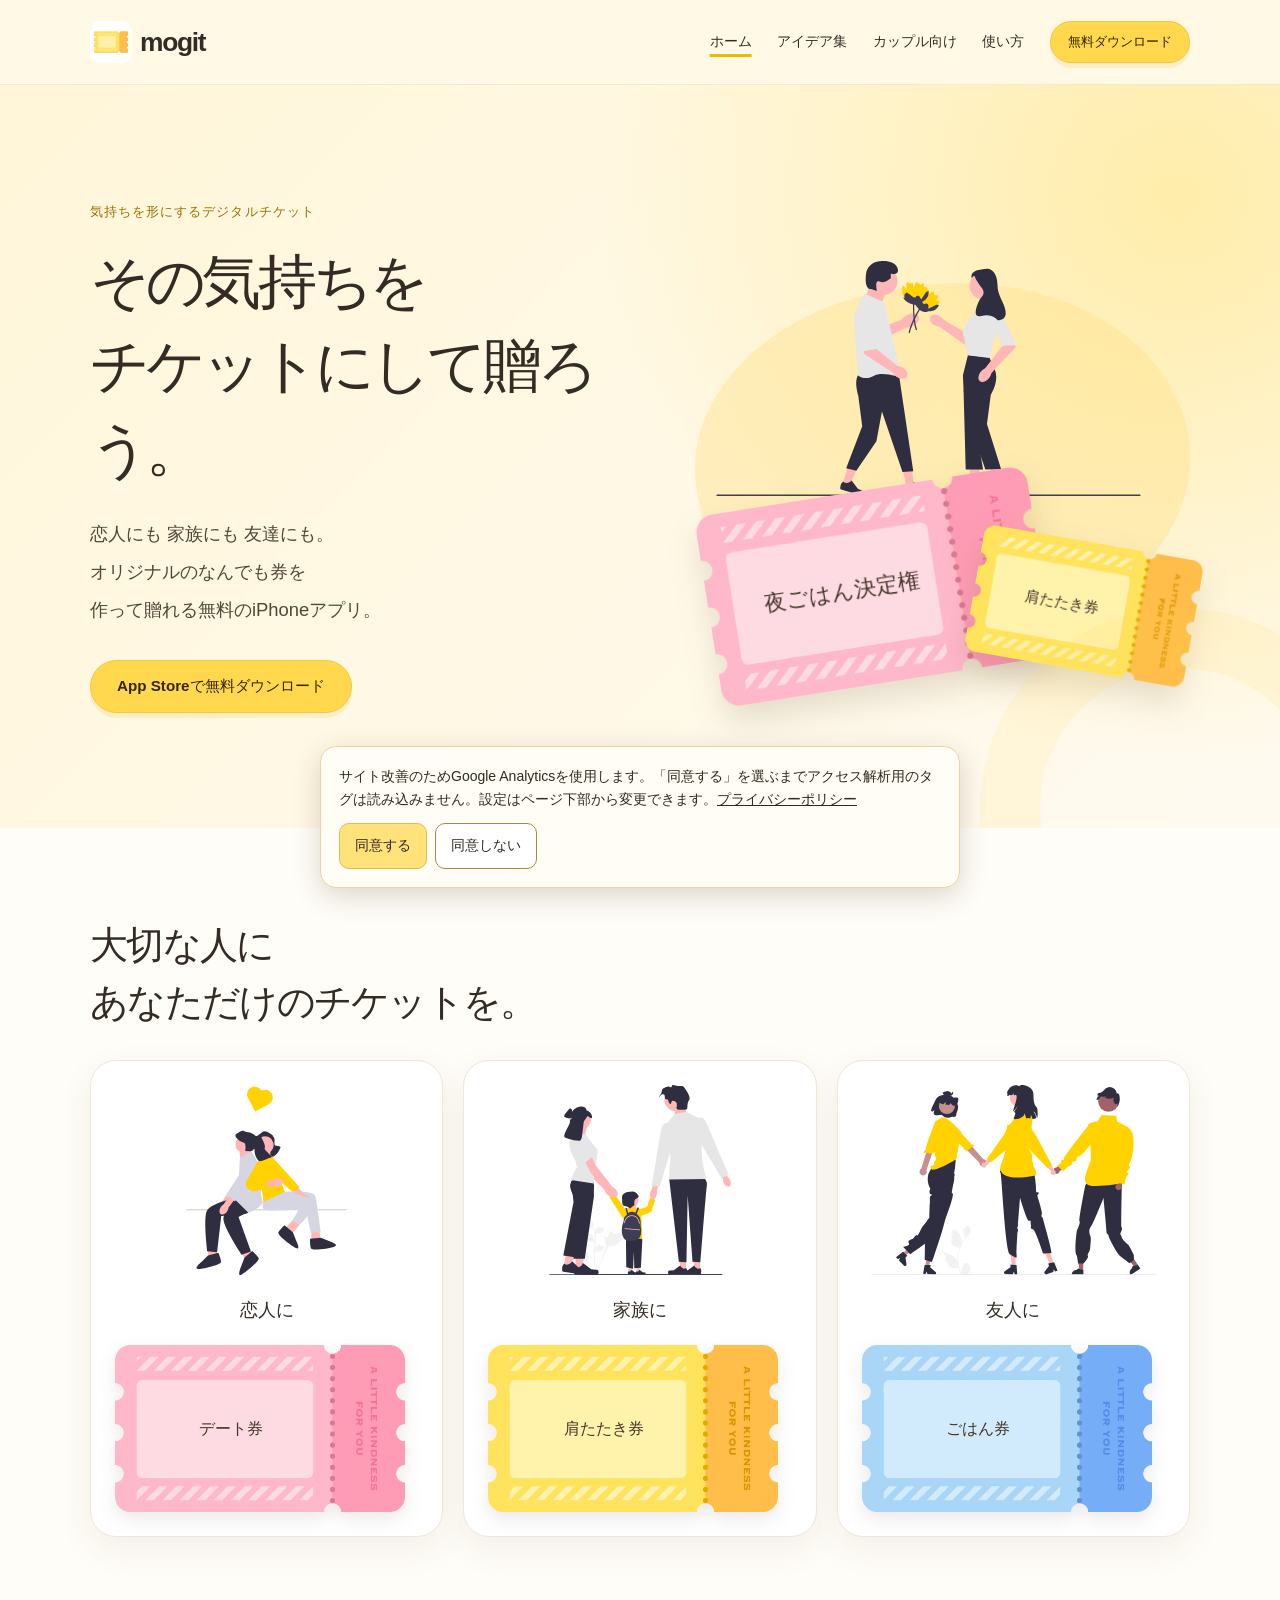
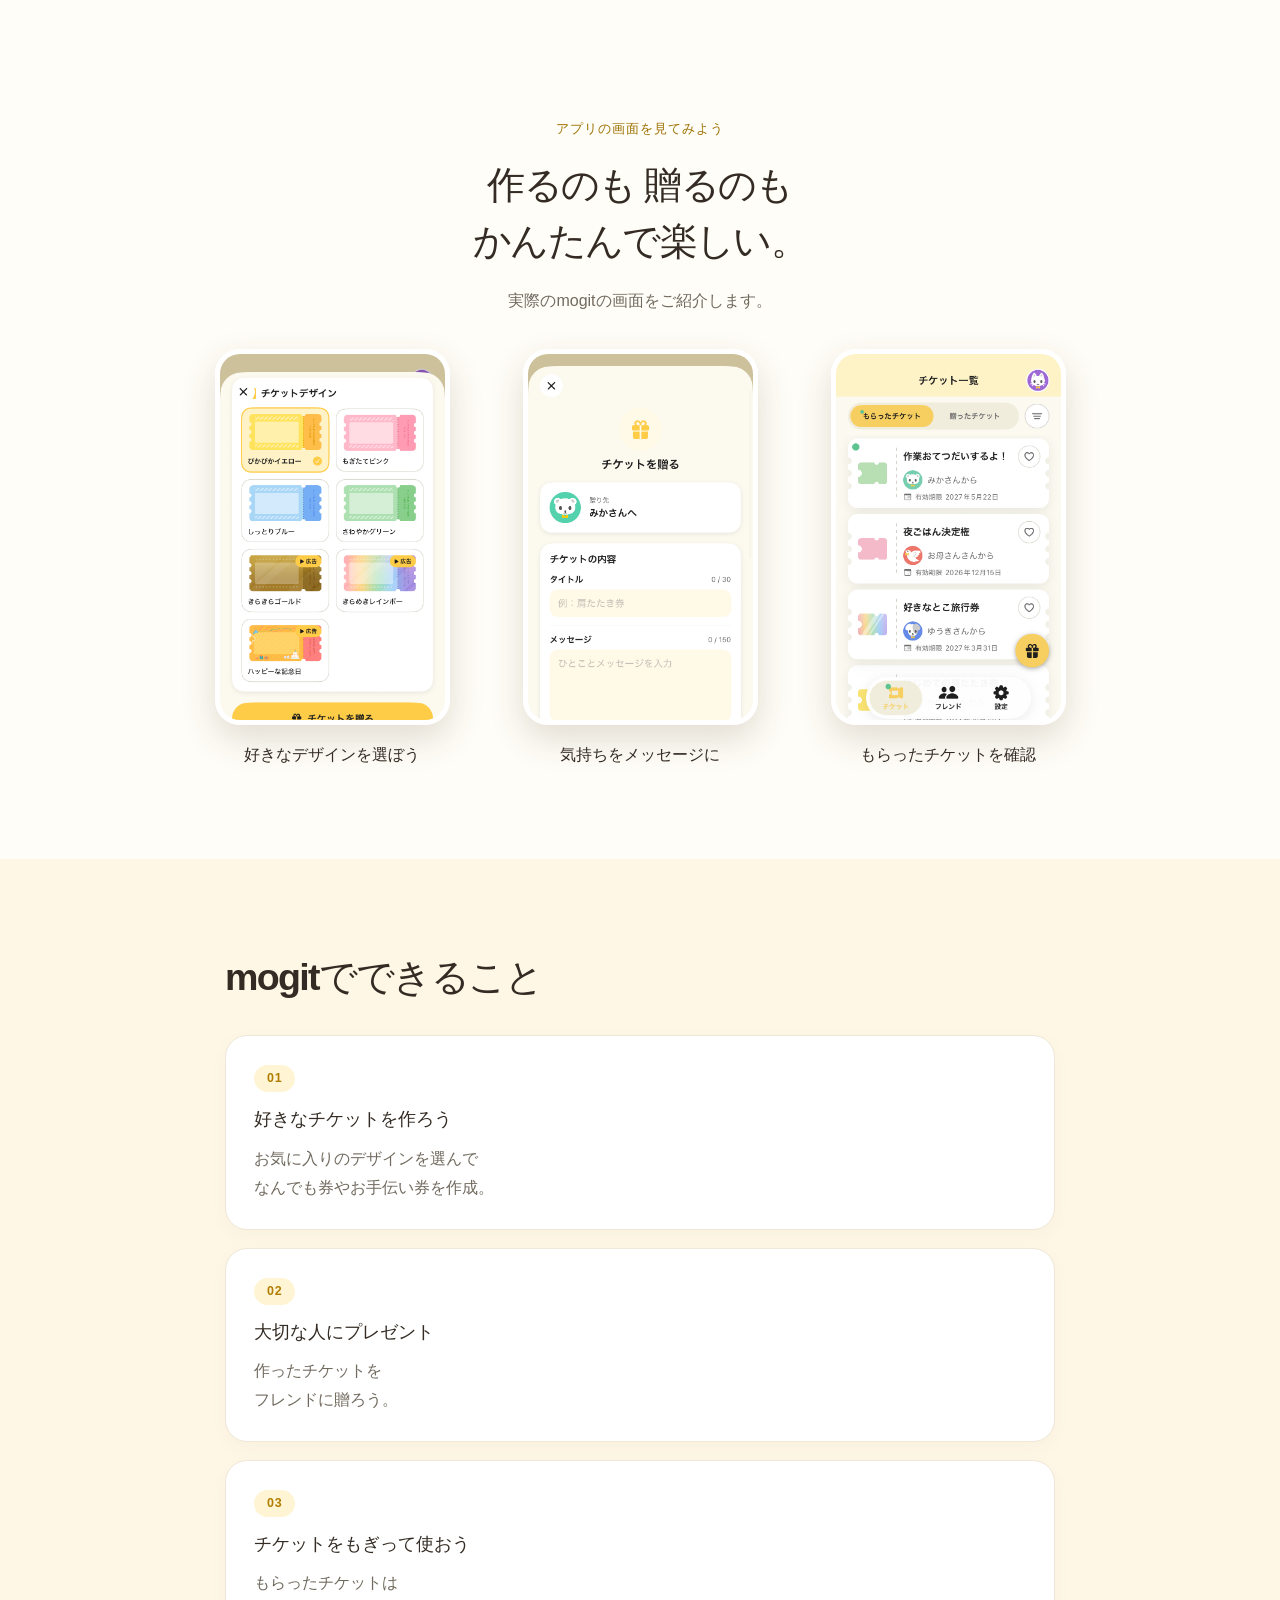
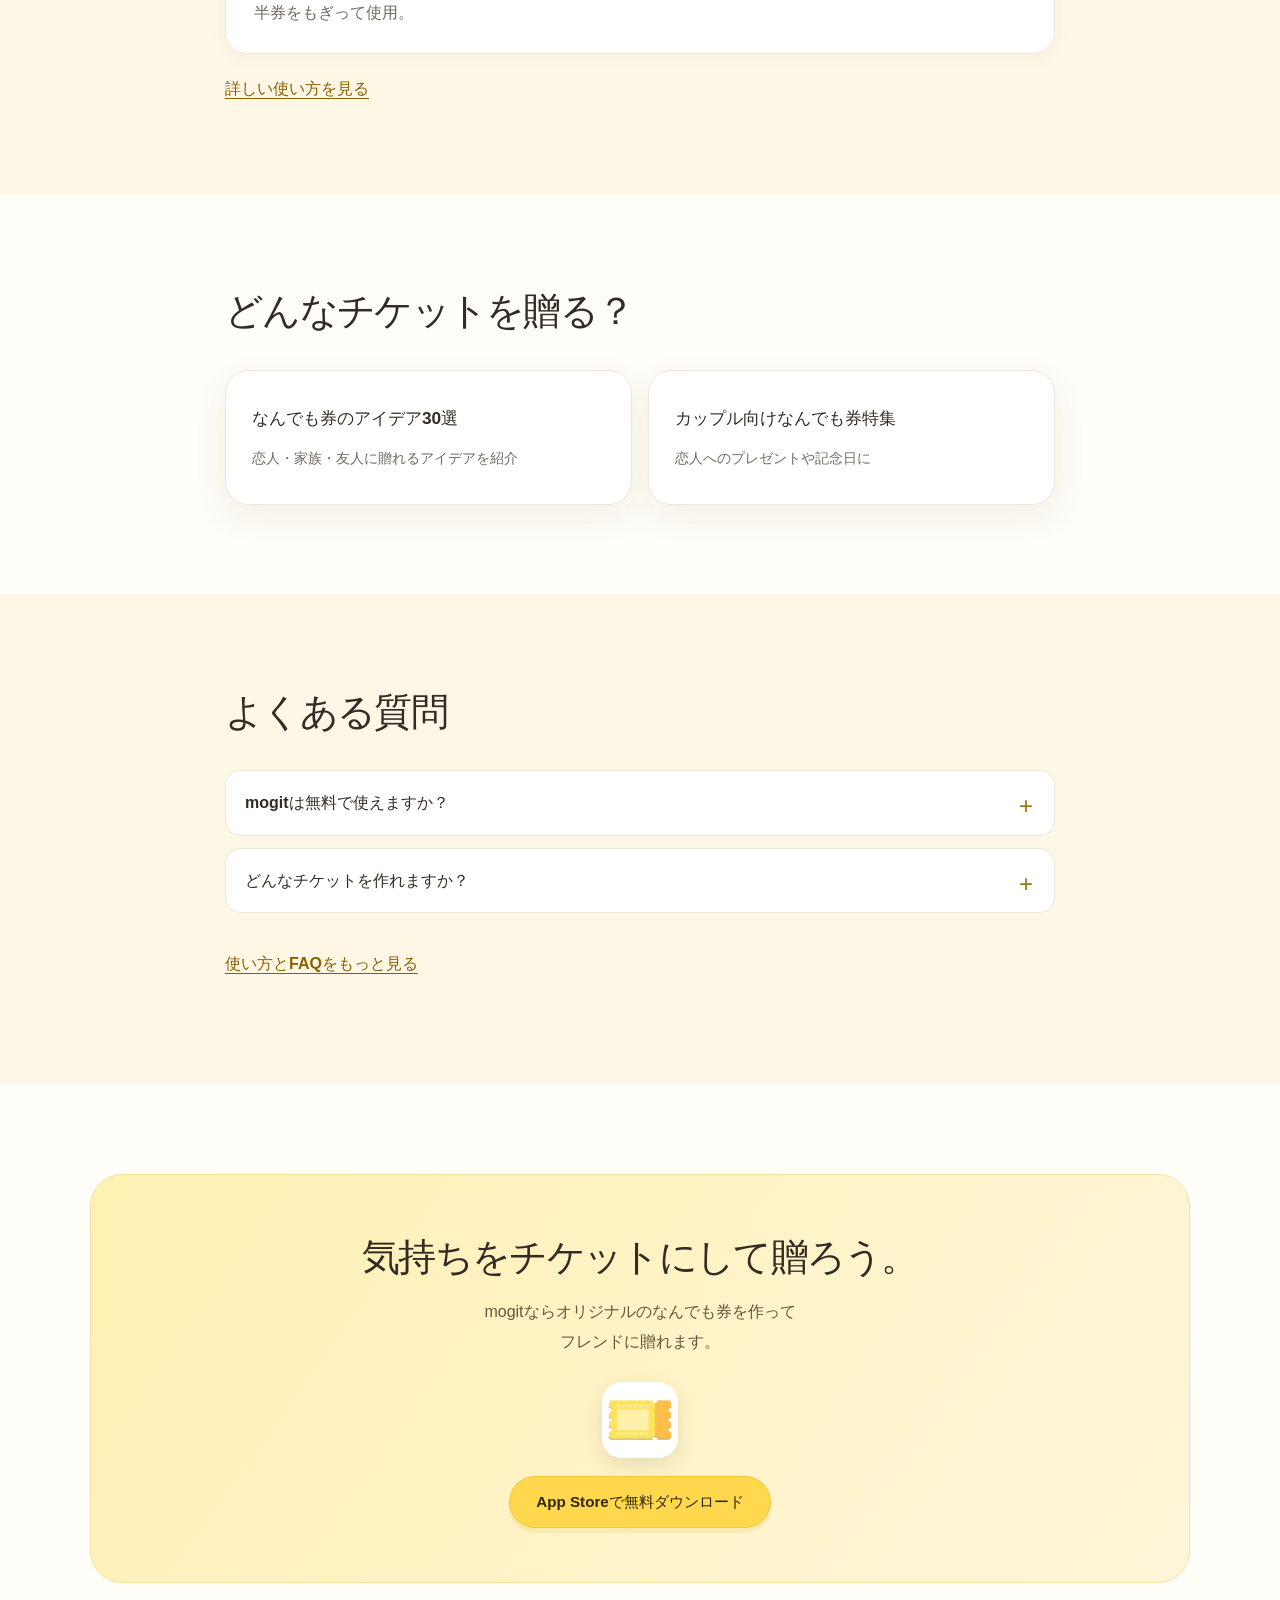
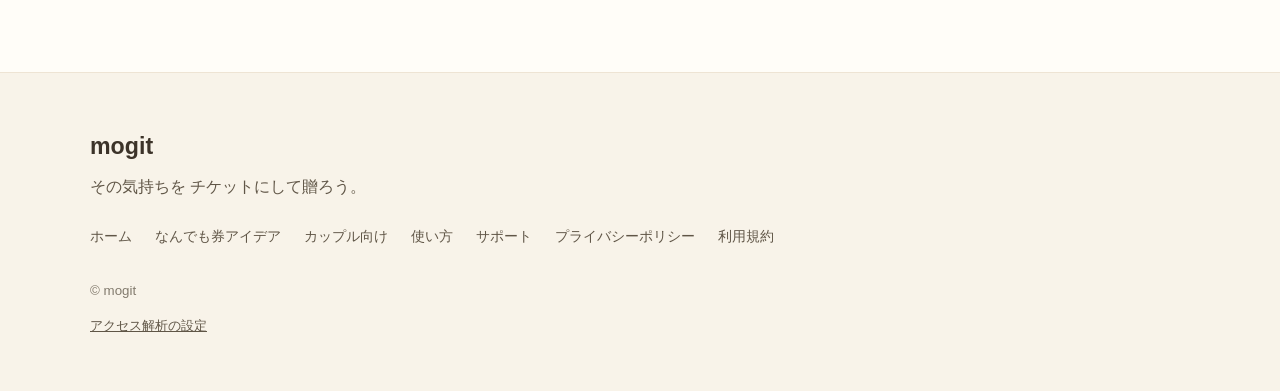
<file: index.html>
<!DOCTYPE html>

<html lang="ja"><head><meta charset="utf-8"/><meta content="width=device-width, initial-scale=1" name="viewport"/><meta content="#fff6d8" name="theme-color"/><title>mogit｜オリジナルのなんでも券を作って贈れる無料アプリ</title><meta content="mogitはオリジナルのなんでも券を作って贈れる無料のiPhoneアプリ。恋人や家族 友人にデート券や肩たたき券などをプレゼント。気持ちを形にして届けよう。" name="description"/><link href="/assets/images/AppIcon.png" rel="icon" type="image/png"/><link href="/assets/style.css?v=20261026-qa02" rel="stylesheet"/><script defer="True" src="/assets/site.js?v=20261026-qa02"></script><link href="https://mogit-app.github.io/" rel="canonical"/><meta content="index, follow, max-image-preview:large" name="robots"/><meta content="website" property="og:type"/><meta content="mogit" property="og:site_name"/><meta content="ja_JP" property="og:locale"/><meta content="mogit｜オリジナルのなんでも券を作って贈れる無料アプリ" property="og:title"/><meta content="mogitはオリジナルのなんでも券を作って贈れる無料のiPhoneアプリ。恋人や家族 友人にデート券や肩たたき券などをプレゼント。気持ちを形にして届けよう。" property="og:description"/><meta content="https://mogit-app.github.io/" property="og:url"/><meta content="https://mogit-app.github.io/assets/images/og-mogit.jpg" property="og:image"/><meta content="1200" property="og:image:width"/><meta content="630" property="og:image:height"/><meta content="mogit - その気持ちをチケットにして贈ろう。" property="og:image:alt"/><meta content="summary_large_image" name="twitter:card"/><meta content="mogit｜オリジナルのなんでも券を作って贈れる無料アプリ" name="twitter:title"/><meta content="mogitはオリジナルのなんでも券を作って贈れる無料のiPhoneアプリ。恋人や家族 友人にデート券や肩たたき券などをプレゼント。気持ちを形にして届けよう。" name="twitter:description"/><meta content="https://mogit-app.github.io/assets/images/og-mogit.jpg" name="twitter:image"/><script type="application/ld+json">{"@context":"https://schema.org","@graph":[{"@type":"WebPage","@id":"https://mogit-app.github.io/#webpage","url":"https://mogit-app.github.io/","name":"mogit｜オリジナルのなんでも券を作って贈れる無料アプリ","description":"mogitはオリジナルのなんでも券を作って贈れる無料のiPhoneアプリ。恋人や家族 友人にデート券や肩たたき券などをプレゼント。気持ちを形にして届けよう。","inLanguage":"ja","isPartOf":{"@id":"https://mogit-app.github.io/#website"}},{"@type":"WebSite","@id":"https://mogit-app.github.io/#website","url":"https://mogit-app.github.io/","name":"mogit","inLanguage":"ja"},{"@type":"SoftwareApplication","@id":"https://mogit-app.github.io/#app","name":"mogit","applicationCategory":"LifestyleApplication","operatingSystem":"iOS","description":"mogitはオリジナルのなんでも券を作って贈れる無料のiPhoneアプリ。恋人や家族 友人にデート券や肩たたき券などをプレゼント。気持ちを形にして届けよう。","url":"https://apps.apple.com/jp/app/mogit/id6797540728","image":"https://mogit-app.github.io/assets/images/AppIcon.png","offers":{"@type":"Offer","price":"0","priceCurrency":"JPY"}}]}</script></head>
<body><a class="skip-link" href="#main">本文へ移動</a><header class="site-header"><div class="header-inner"><a aria-label="mogit ホーム" class="brand" href="/"><img alt="" class="brand-icon" height="42" src="/assets/images/AppIcon.png" width="42"/>mogit</a><nav aria-label="メインナビゲーション" class="main-nav"><a aria-current="page" href="/">ホーム</a><a href="/ideas/">アイデア集</a><a href="/couples/">カップル向け</a><a href="/guide/">使い方</a></nav><a aria-label="mogitをApp Storeで開く：無料ダウンロード" class="header-cta" data-cta-label="無料ダウンロード" data-cta-position="header" href="https://apps.apple.com/jp/app/mogit/id6797540728">無料ダウンロード</a></div></header>
<main id="main" tabindex="-1"><section class="hero"><div class="container hero-grid"><div><p class="eyebrow">気持ちを形にするデジタルチケット</p><h1>その気持ちを<br/>チケットにして贈ろう。</h1><p class="lead">恋人にも 家族にも 友達にも。<br/>オリジナルのなんでも券を<br/>作って贈れる無料のiPhoneアプリ。</p><a aria-label="mogitをApp Storeで開く：App Storeで無料ダウンロード" class="button" data-cta-label="App Storeで無料ダウンロード" data-cta-position="hero" href="https://apps.apple.com/jp/app/mogit/id6797540728">App Storeで無料ダウンロード</a></div><div aria-label="チケットを贈るイメージ" class="hero-art"><img alt="大切な人へ花束を贈るイラスト" class="hero-illustration" height="350" src="/assets/images/undraw_love-is-in-the-air_n3mt.svg" width="500"/><div class="ticket-preview"><img alt="ピンクのチケットデザイン" src="/assets/images/pink.webp"/><span>夜ごはん決定権</span></div><div class="ticket-preview small"><img alt="黄色のチケットデザイン" src="/assets/images/yellow.webp"/><span>肩たたき券</span></div></div></div></section><section class="section"><div class="container"><h2>大切な人に<br/>あなただけのチケットを。</h2><div class="scene-grid"><article class="scene"><img alt="仲良く寄り添うふたりのイラスト" class="scene-illustration" loading="lazy" src="/assets/images/undraw_effortless-love_zg5q.svg"/><h3>恋人に</h3><div class="ticket-preview"><img alt="恋人に贈るデート券の例" src="/assets/images/pink.webp"/><span>デート券</span></div></article><article class="scene"><img alt="家族で手をつないでいるイラスト" class="scene-illustration" loading="lazy" src="/assets/images/undraw_family_6gj8.svg"/><h3>家族に</h3><div class="ticket-preview"><img alt="家族に贈る肩たたき券の例" src="/assets/images/yellow.webp"/><span>肩たたき券</span></div></article><article class="scene"><img alt="友達と過ごす時間を表すイラスト" class="scene-illustration" loading="lazy" src="/assets/images/undraw_living_9un5.svg"/><h3>友人に</h3><div class="ticket-preview"><img alt="友人に贈るごはん券の例" src="/assets/images/blue.webp"/><span>ごはん券</span></div></article></div></div></section><section class="section app-showcase"><div class="container"><div class="showcase-heading"><p class="eyebrow">アプリの画面を見てみよう</p><h2>作るのも 贈るのも<br/>かんたんで楽しい。</h2><p>実際のmogitの画面をご紹介します。</p></div><div class="screen-grid"><figure><img alt="mogitのカラフルなチケットデザイン選択画面" loading="lazy" src="/assets/images/screen-designs-20261026.png"/><figcaption>好きなデザインを選ぼう</figcaption></figure><figure><img alt="チケットのタイトルとメッセージを入力する画面" loading="lazy" src="/assets/images/screen-compose-20261026.png"/><figcaption>気持ちをメッセージに</figcaption></figure><figure><img alt="もらったチケットの一覧画面" loading="lazy" src="/assets/images/screen-received-20261026.png"/><figcaption>もらったチケットを確認</figcaption></figure></div></div></section><section class="section section-tint"><div class="container narrow"><h2>mogitでできること</h2><div class="steps"><article><span>01</span><h3>好きなチケットを作ろう</h3><p>お気に入りのデザインを選んで<br/>なんでも券やお手伝い券を作成。</p></article><article><span>02</span><h3>大切な人にプレゼント</h3><p>作ったチケットを<br/>フレンドに贈ろう。</p></article><article><span>03</span><h3>チケットをもぎって使おう</h3><p>もらったチケットは<br/>半券をもぎって使用。</p></article></div><a class="text-link" href="/guide/">詳しい使い方を見る</a></div></section><section class="section"><div class="container narrow"><h2>どんなチケットを贈る？</h2><div class="link-cards"><a href="/ideas/"><strong>なんでも券のアイデア30選</strong><span>恋人・家族・友人に贈れるアイデアを紹介</span></a><a href="/couples/"><strong>カップル向けなんでも券特集</strong><span>恋人へのプレゼントや記念日に</span></a></div></div></section><section class="section section-tint"><div class="container narrow"><h2>よくある質問</h2><details data-faq-item="true" name="mogit-faq"><summary aria-label="よくある質問：mogitは無料で使えますか？">mogitは無料で使えますか？</summary><p>はい。無料で利用できるiPhoneアプリです。一部のチケットデザインには広告視聴が必要です。</p></details><details data-faq-item="true" name="mogit-faq"><summary aria-label="よくある質問：どんなチケットを作れますか？">どんなチケットを作れますか？</summary><p>肩たたき券やデート券など 好きなタイトルとメッセージを設定できます。</p></details><p><a class="text-link" href="/guide/">使い方とFAQをもっと見る</a></p></div></section><div class="container section"><aside aria-label="アプリのダウンロード" class="cta-panel"><h2>気持ちをチケットにして贈ろう。</h2><p>mogitならオリジナルのなんでも券を作って<br class="desktop-break"/>フレンドに贈れます。</p><img alt="mogitアプリアイコン" class="cta-app-icon" height="76" src="/assets/images/AppIcon.png" width="76"/><a aria-label="mogitをApp Storeで開く：App Storeで無料ダウンロード" class="button" data-cta-label="App Storeで無料ダウンロード" data-cta-position="footer" href="https://apps.apple.com/jp/app/mogit/id6797540728">App Storeで無料ダウンロード</a></aside></div></main><footer class="site-footer"><div class="container"><strong>mogit</strong><p>その気持ちを チケットにして贈ろう。</p><nav aria-label="フッターナビゲーション"><a href="/">ホーム</a><a href="/ideas/">なんでも券アイデア</a><a href="/couples/">カップル向け</a><a href="/guide/">使い方</a><a href="/mogit/">サポート</a><a href="/mogit/privacy.html">プライバシーポリシー</a><a href="/mogit/terms.html">利用規約</a></nav><small>© mogit</small><button class="analytics-settings" id="analytics-settings" type="button">アクセス解析の設定</button></div></footer><aside aria-label="アクセス解析の設定" class="analytics-consent" hidden="" id="analytics-consent"><p>サイト改善のためGoogle Analyticsを使用します。「同意する」を選ぶまでアクセス解析用のタグは読み込みません。設定はページ下部から変更できます。<a href="/mogit/privacy.html">プライバシーポリシー</a></p><div class="analytics-actions"><button id="analytics-accept" type="button">同意する</button><button id="analytics-decline" type="button">同意しない</button></div></aside></body></html>
</file>
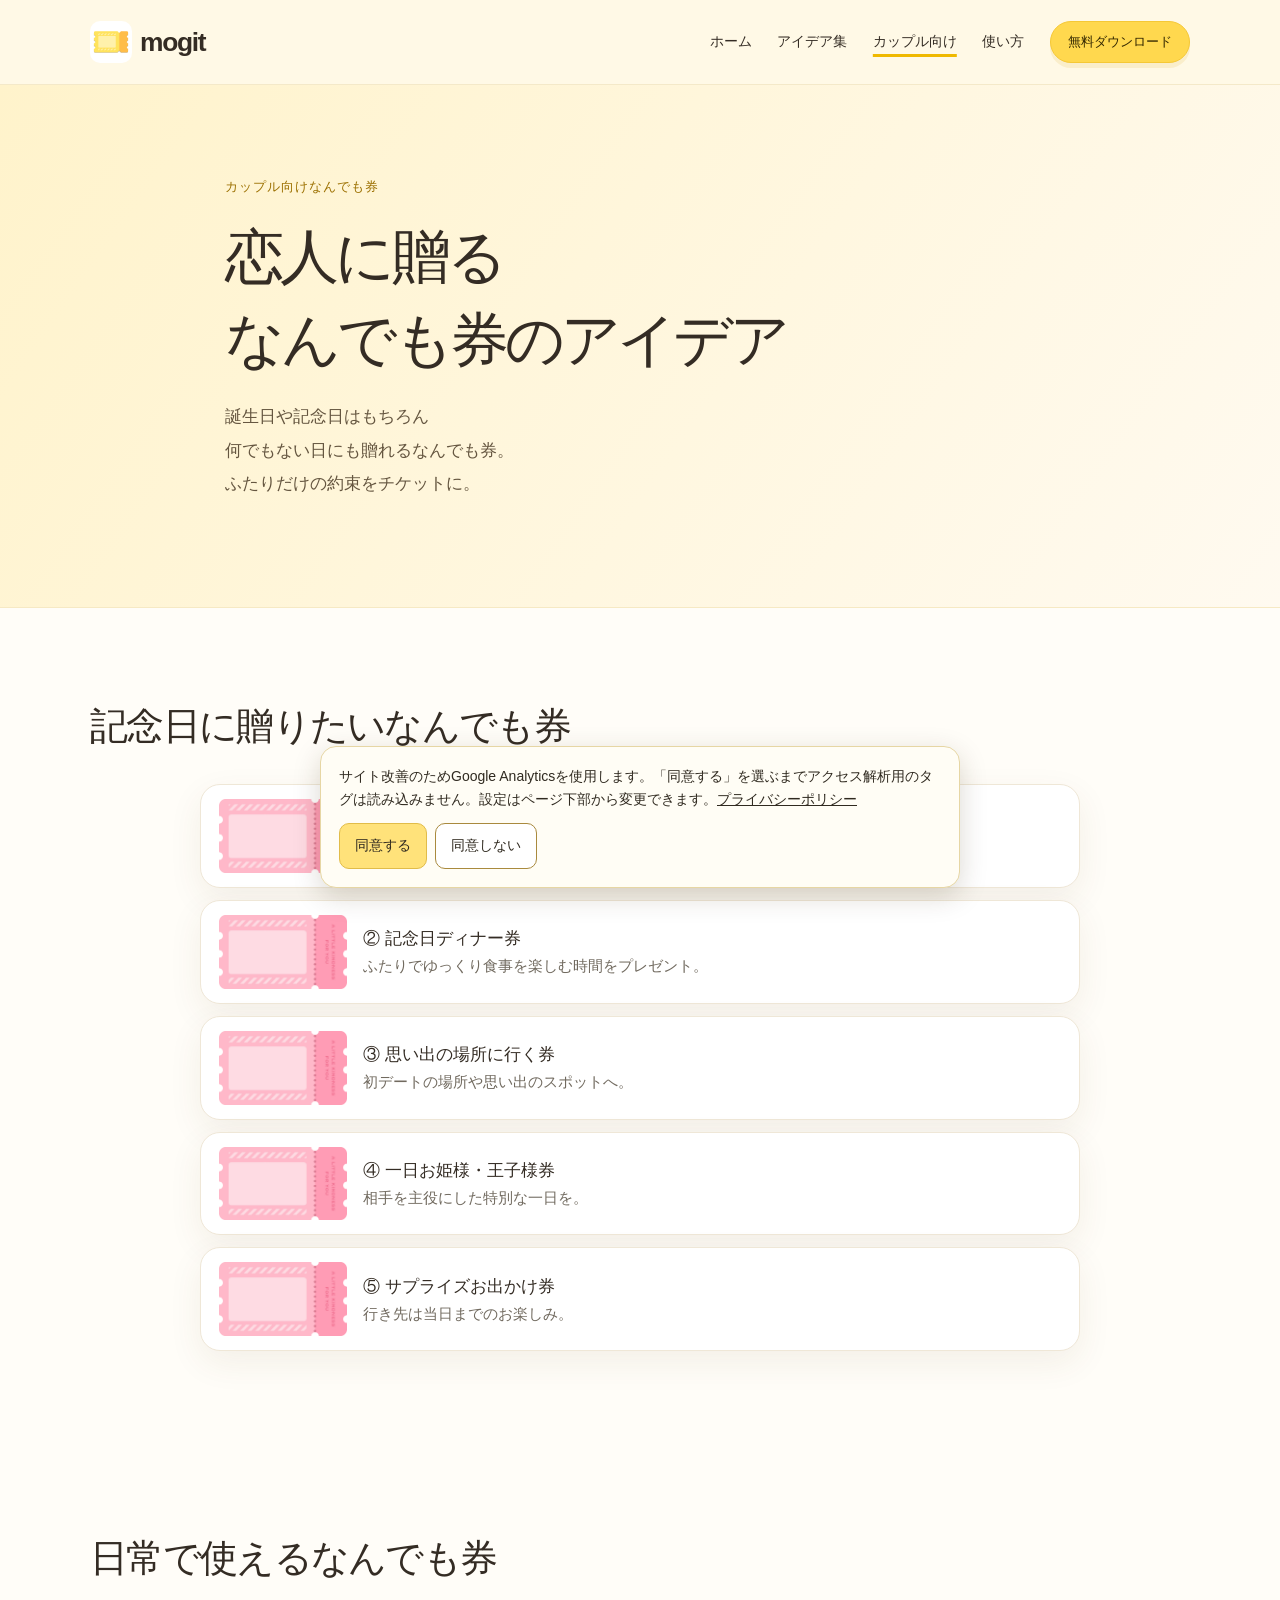
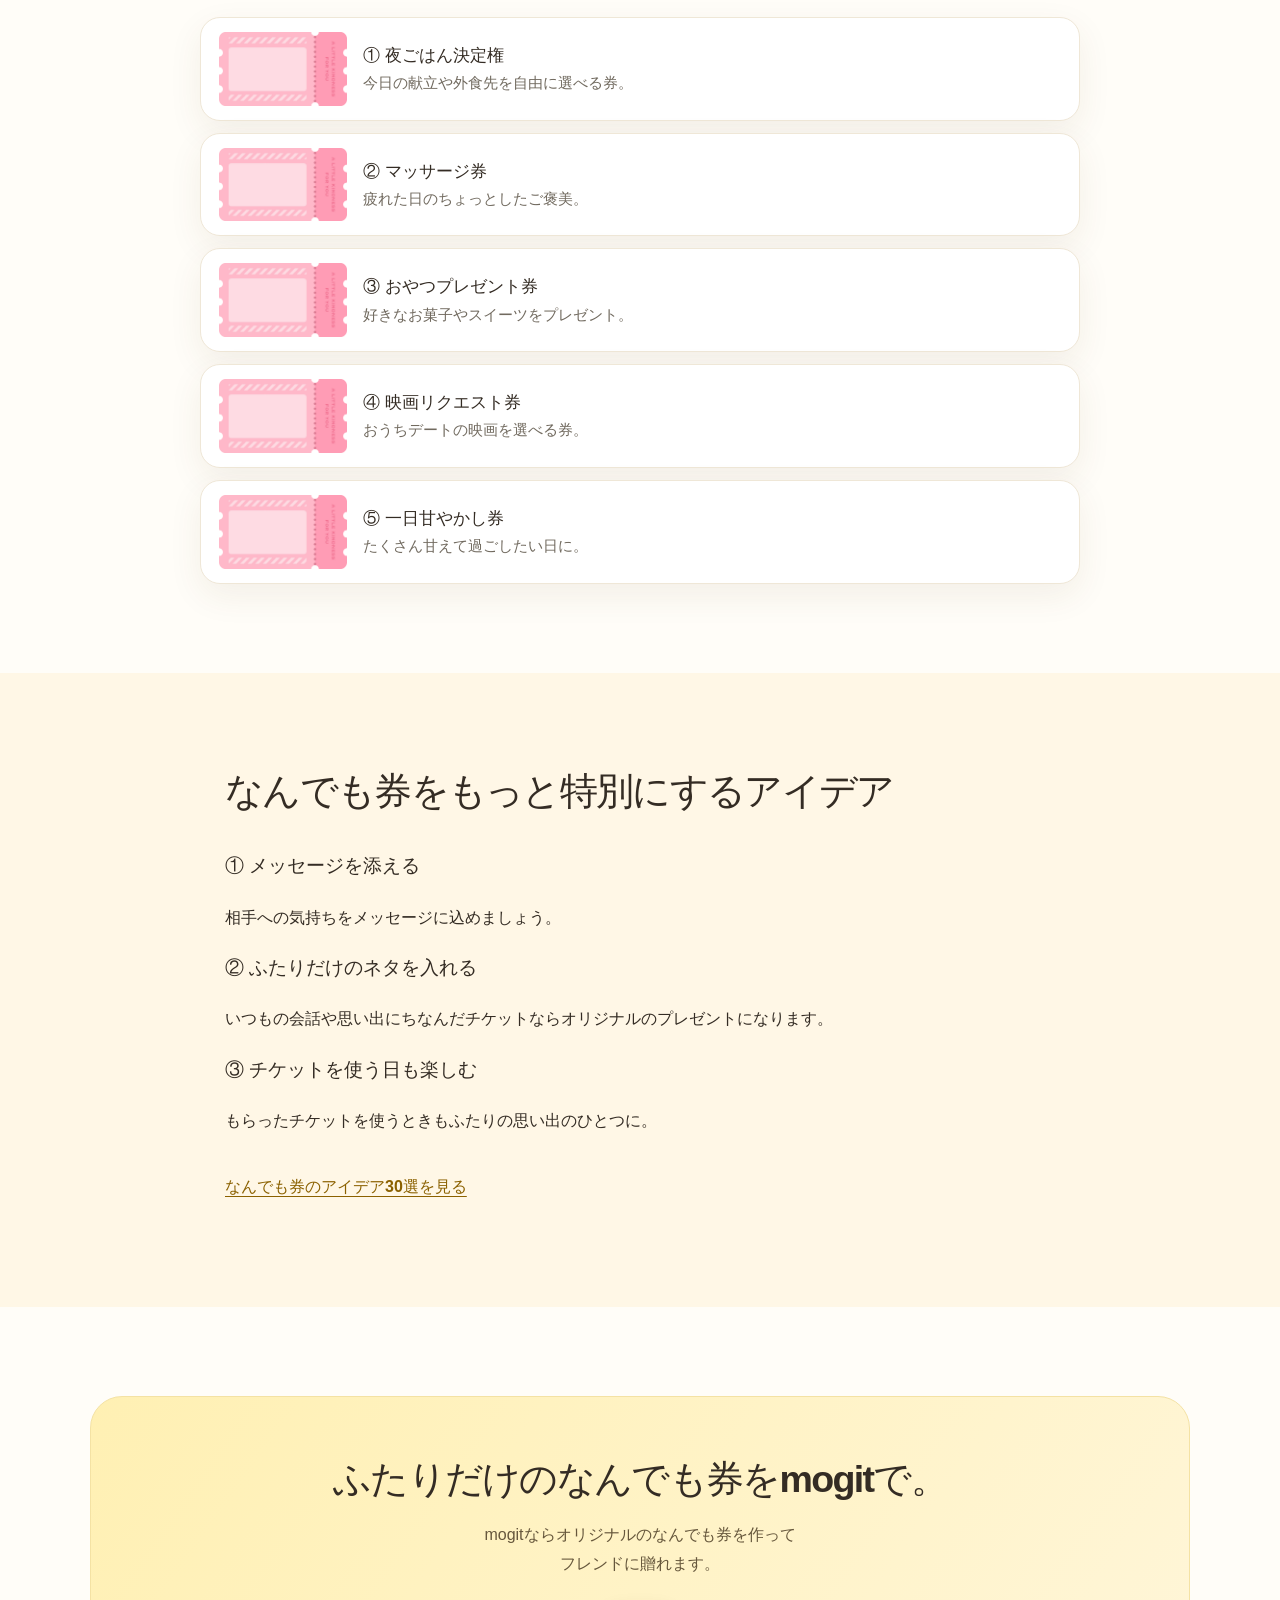
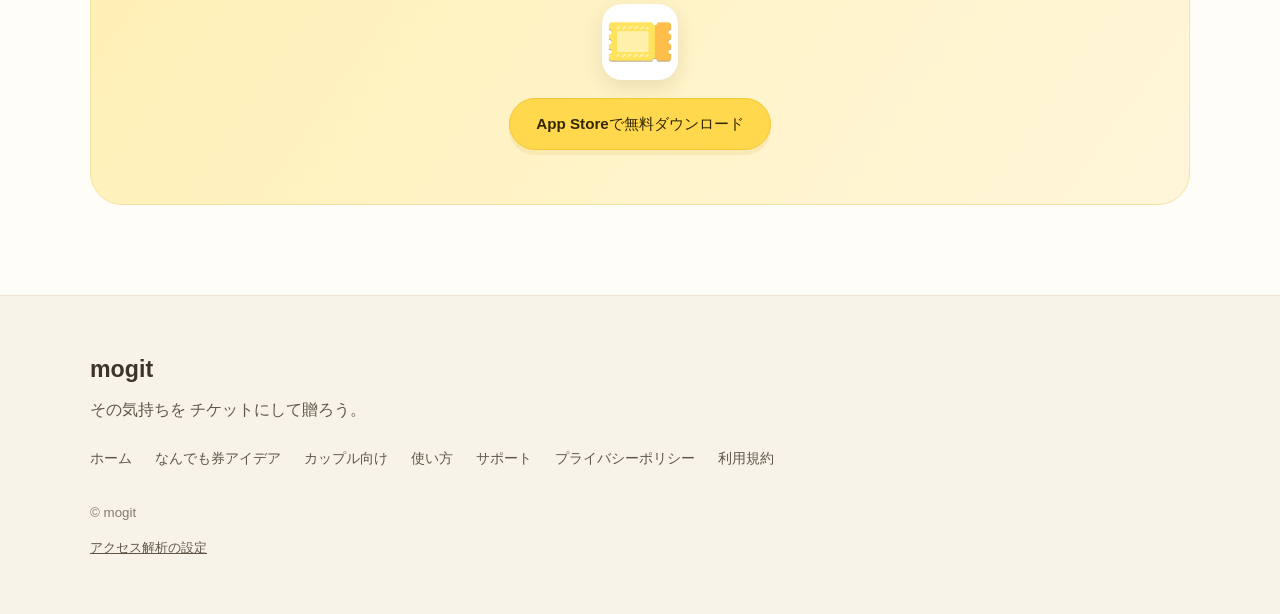
<file: couples/index.html>
<!DOCTYPE html>

<html lang="ja"><head><meta charset="utf-8"/><meta content="width=device-width, initial-scale=1" name="viewport"/><meta content="#fff6d8" name="theme-color"/><title>カップル向けなんでも券のアイデア｜恋人へのプレゼントに</title><meta content="恋人に贈るなんでも券のアイデアを紹介。デート券やマッサージ券など記念日にも日常にも使えるプレゼントが見つかります。無料アプリmogitでオリジナルチケットを作ろう。" name="description"/><link href="/assets/images/AppIcon.png" rel="icon" type="image/png"/><link href="/assets/style.css?v=20261026-qa02" rel="stylesheet"/><script defer="True" src="/assets/site.js?v=20261026-qa02"></script><link href="https://mogit-app.github.io/couples/" rel="canonical"/><meta content="index, follow, max-image-preview:large" name="robots"/><meta content="article" property="og:type"/><meta content="mogit" property="og:site_name"/><meta content="ja_JP" property="og:locale"/><meta content="カップル向けなんでも券のアイデア｜恋人へのプレゼントに" property="og:title"/><meta content="恋人に贈るなんでも券のアイデアを紹介。デート券やマッサージ券など記念日にも日常にも使えるプレゼントが見つかります。無料アプリmogitでオリジナルチケットを作ろう。" property="og:description"/><meta content="https://mogit-app.github.io/couples/" property="og:url"/><meta content="https://mogit-app.github.io/assets/images/og-mogit.jpg" property="og:image"/><meta content="1200" property="og:image:width"/><meta content="630" property="og:image:height"/><meta content="mogit - その気持ちをチケットにして贈ろう。" property="og:image:alt"/><meta content="summary_large_image" name="twitter:card"/><meta content="カップル向けなんでも券のアイデア｜恋人へのプレゼントに" name="twitter:title"/><meta content="恋人に贈るなんでも券のアイデアを紹介。デート券やマッサージ券など記念日にも日常にも使えるプレゼントが見つかります。無料アプリmogitでオリジナルチケットを作ろう。" name="twitter:description"/><meta content="https://mogit-app.github.io/assets/images/og-mogit.jpg" name="twitter:image"/><script type="application/ld+json">{"@context":"https://schema.org","@graph":[{"@type":"WebPage","@id":"https://mogit-app.github.io/couples/#webpage","url":"https://mogit-app.github.io/couples/","name":"カップル向けなんでも券のアイデア｜恋人へのプレゼントに","description":"恋人に贈るなんでも券のアイデアを紹介。デート券やマッサージ券など記念日にも日常にも使えるプレゼントが見つかります。無料アプリmogitでオリジナルチケットを作ろう。","inLanguage":"ja","isPartOf":{"@id":"https://mogit-app.github.io/#website"}},{"@type":"BreadcrumbList","itemListElement":[{"@type":"ListItem","position":1,"name":"ホーム","item":"https://mogit-app.github.io/"},{"@type":"ListItem","position":2,"name":"カップル向けなんでも券","item":"https://mogit-app.github.io/couples/"}]}]}</script></head>
<body><a class="skip-link" href="#main">本文へ移動</a><header class="site-header"><div class="header-inner"><a aria-label="mogit ホーム" class="brand" href="/"><img alt="" class="brand-icon" height="42" src="/assets/images/AppIcon.png" width="42"/>mogit</a><nav aria-label="メインナビゲーション" class="main-nav"><a href="/">ホーム</a><a href="/ideas/">アイデア集</a><a aria-current="page" href="/couples/">カップル向け</a><a href="/guide/">使い方</a></nav><a aria-label="mogitをApp Storeで開く：無料ダウンロード" class="header-cta" data-cta-label="無料ダウンロード" data-cta-position="header" href="https://apps.apple.com/jp/app/mogit/id6797540728">無料ダウンロード</a></div></header>
<main id="main" tabindex="-1"><div class="subpage-illustration"><img alt="ふたりで寄り添うイラスト" loading="lazy" src="/assets/images/undraw_effortless-love_zg5q.svg"/></div><section class="page-heading"><div class="container narrow"><p class="eyebrow">カップル向けなんでも券</p><h1>恋人に贈る<br/>なんでも券のアイデア</h1><p>誕生日や記念日はもちろん<br/>何でもない日にも贈れるなんでも券。<br/>ふたりだけの約束をチケットに。</p></div></section><section class="section"><div class="container"><h2>記念日に贈りたいなんでも券</h2><div class="idea-grid"><article class="idea-card"><img alt="特別なデート券のチケットデザイン例" loading="lazy" src="/assets/images/pink.webp"/><div><h3>① 特別なデート券</h3><p>行ってみたかった場所で思い出を作ろう。</p></div></article><article class="idea-card"><img alt="記念日ディナー券のチケットデザイン例" loading="lazy" src="/assets/images/pink.webp"/><div><h3>② 記念日ディナー券</h3><p>ふたりでゆっくり食事を楽しむ時間をプレゼント。</p></div></article><article class="idea-card"><img alt="思い出の場所に行く券のチケットデザイン例" loading="lazy" src="/assets/images/pink.webp"/><div><h3>③ 思い出の場所に行く券</h3><p>初デートの場所や思い出のスポットへ。</p></div></article><article class="idea-card"><img alt="一日お姫様・王子様券のチケットデザイン例" loading="lazy" src="/assets/images/pink.webp"/><div><h3>④ 一日お姫様・王子様券</h3><p>相手を主役にした特別な一日を。</p></div></article><article class="idea-card"><img alt="サプライズお出かけ券のチケットデザイン例" loading="lazy" src="/assets/images/pink.webp"/><div><h3>⑤ サプライズお出かけ券</h3><p>行き先は当日までのお楽しみ。</p></div></article></div></div></section><section class="section"><div class="container"><h2>日常で使えるなんでも券</h2><div class="idea-grid"><article class="idea-card"><img alt="夜ごはん決定権のチケットデザイン例" loading="lazy" src="/assets/images/pink.webp"/><div><h3>① 夜ごはん決定権</h3><p>今日の献立や外食先を自由に選べる券。</p></div></article><article class="idea-card"><img alt="マッサージ券のチケットデザイン例" loading="lazy" src="/assets/images/pink.webp"/><div><h3>② マッサージ券</h3><p>疲れた日のちょっとしたご褒美。</p></div></article><article class="idea-card"><img alt="おやつプレゼント券のチケットデザイン例" loading="lazy" src="/assets/images/pink.webp"/><div><h3>③ おやつプレゼント券</h3><p>好きなお菓子やスイーツをプレゼント。</p></div></article><article class="idea-card"><img alt="映画リクエスト券のチケットデザイン例" loading="lazy" src="/assets/images/pink.webp"/><div><h3>④ 映画リクエスト券</h3><p>おうちデートの映画を選べる券。</p></div></article><article class="idea-card"><img alt="一日甘やかし券のチケットデザイン例" loading="lazy" src="/assets/images/pink.webp"/><div><h3>⑤ 一日甘やかし券</h3><p>たくさん甘えて過ごしたい日に。</p></div></article></div></div></section><section class="section section-tint"><div class="container narrow"><h2>なんでも券をもっと特別にするアイデア</h2><h3>① メッセージを添える</h3><p>相手への気持ちをメッセージに込めましょう。</p><h3>② ふたりだけのネタを入れる</h3><p>いつもの会話や思い出にちなんだチケットならオリジナルのプレゼントになります。</p><h3>③ チケットを使う日も楽しむ</h3><p>もらったチケットを使うときもふたりの思い出のひとつに。</p><p><a class="text-link" href="/ideas/">なんでも券のアイデア30選を見る</a></p></div></section><div class="container section"><aside aria-label="アプリのダウンロード" class="cta-panel"><h2>ふたりだけのなんでも券をmogitで。</h2><p>mogitならオリジナルのなんでも券を作って<br class="desktop-break"/>フレンドに贈れます。</p><img alt="mogitアプリアイコン" class="cta-app-icon" height="76" src="/assets/images/AppIcon.png" width="76"/><a aria-label="mogitをApp Storeで開く：App Storeで無料ダウンロード" class="button" data-cta-label="App Storeで無料ダウンロード" data-cta-position="footer" href="https://apps.apple.com/jp/app/mogit/id6797540728">App Storeで無料ダウンロード</a></aside></div></main><footer class="site-footer"><div class="container"><strong>mogit</strong><p>その気持ちを チケットにして贈ろう。</p><nav aria-label="フッターナビゲーション"><a href="/">ホーム</a><a href="/ideas/">なんでも券アイデア</a><a href="/couples/">カップル向け</a><a href="/guide/">使い方</a><a href="/mogit/">サポート</a><a href="/mogit/privacy.html">プライバシーポリシー</a><a href="/mogit/terms.html">利用規約</a></nav><small>© mogit</small><button class="analytics-settings" id="analytics-settings" type="button">アクセス解析の設定</button></div></footer><aside aria-label="アクセス解析の設定" class="analytics-consent" hidden="" id="analytics-consent"><p>サイト改善のためGoogle Analyticsを使用します。「同意する」を選ぶまでアクセス解析用のタグは読み込みません。設定はページ下部から変更できます。<a href="/mogit/privacy.html">プライバシーポリシー</a></p><div class="analytics-actions"><button id="analytics-accept" type="button">同意する</button><button id="analytics-decline" type="button">同意しない</button></div></aside></body></html>
</file>
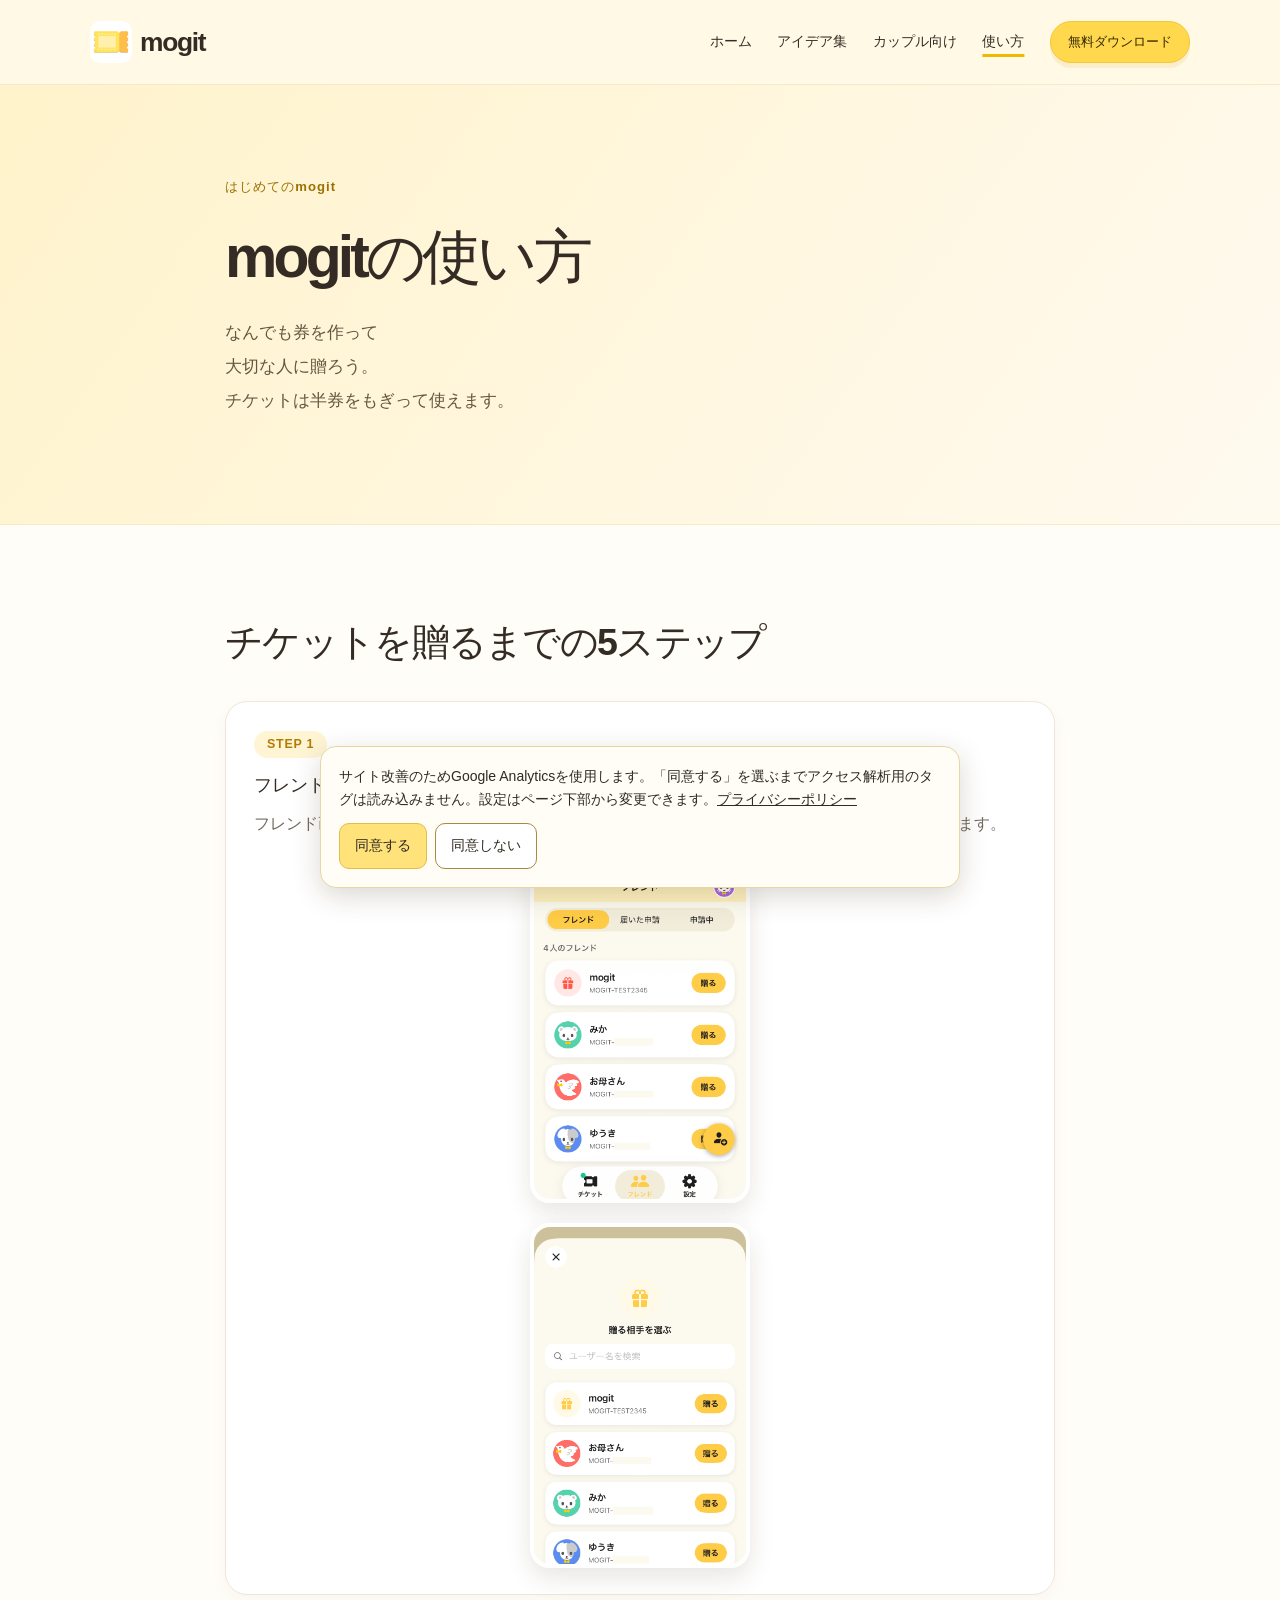
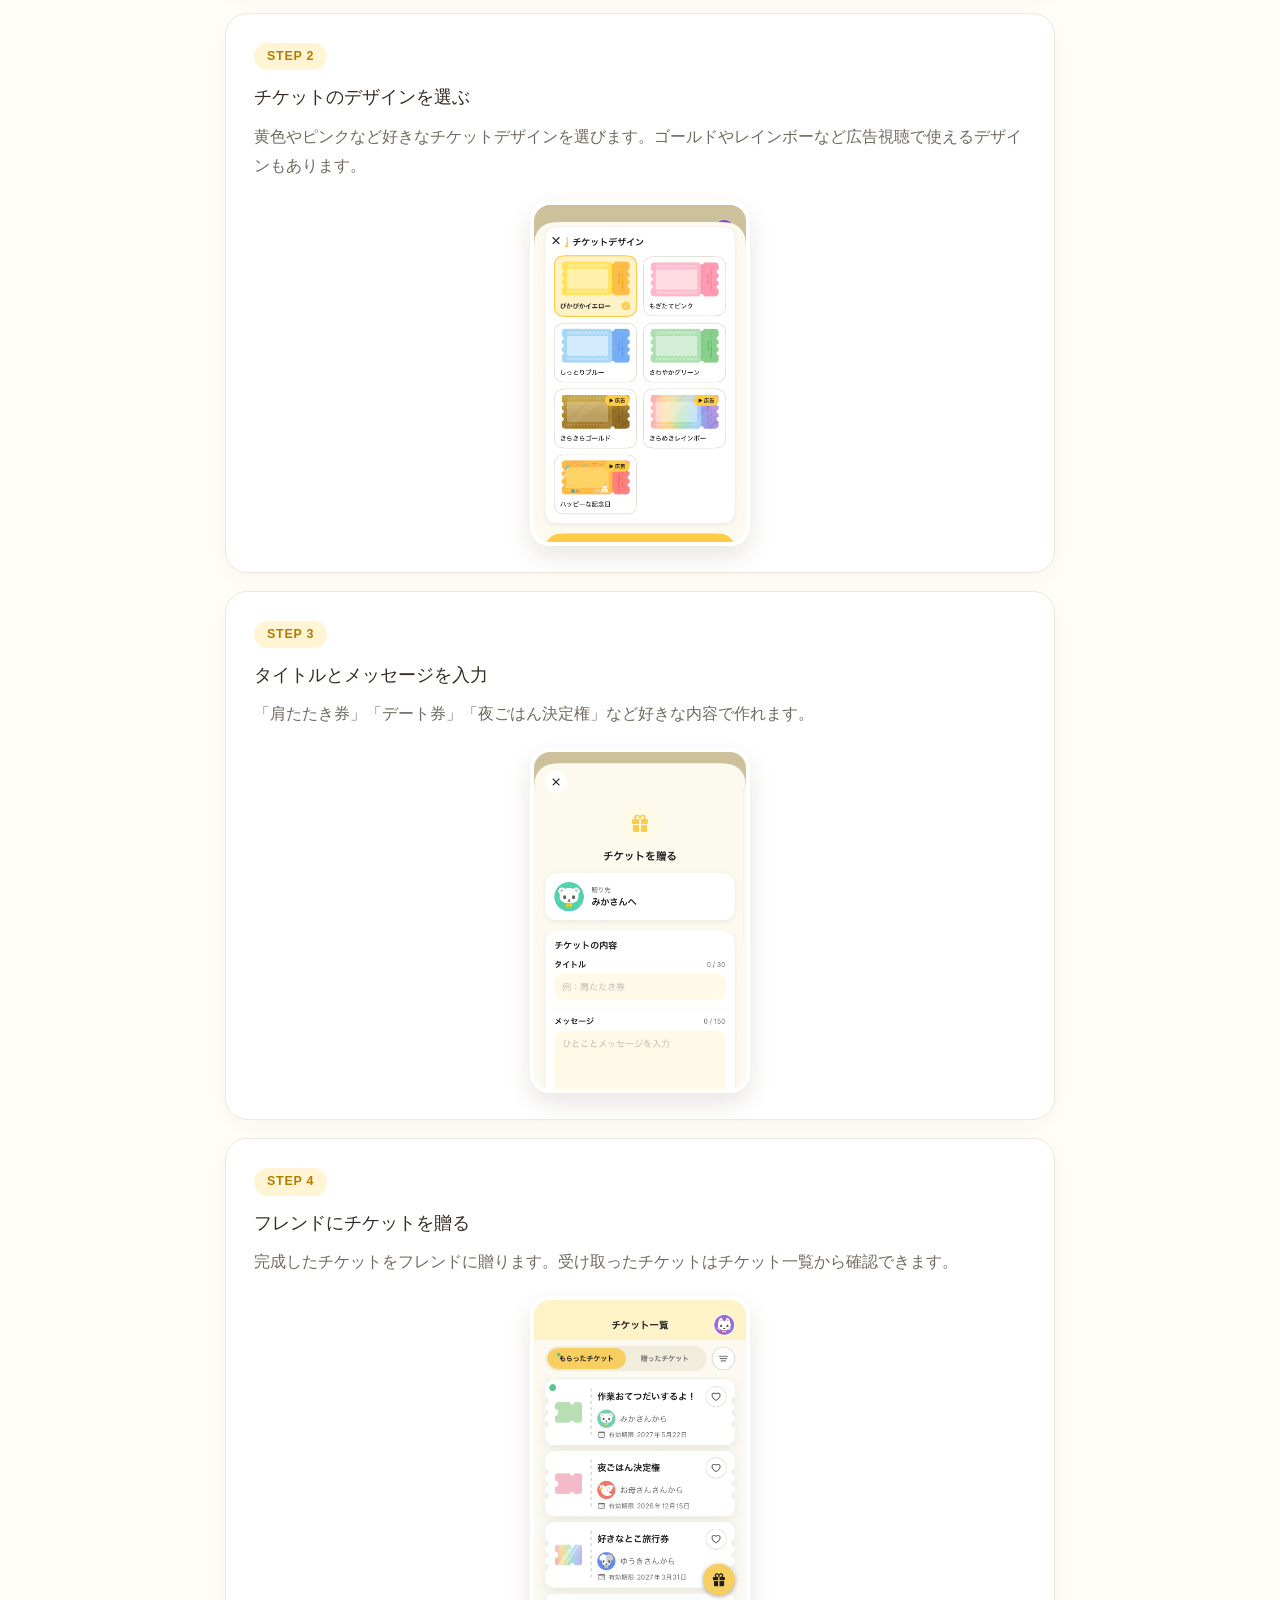
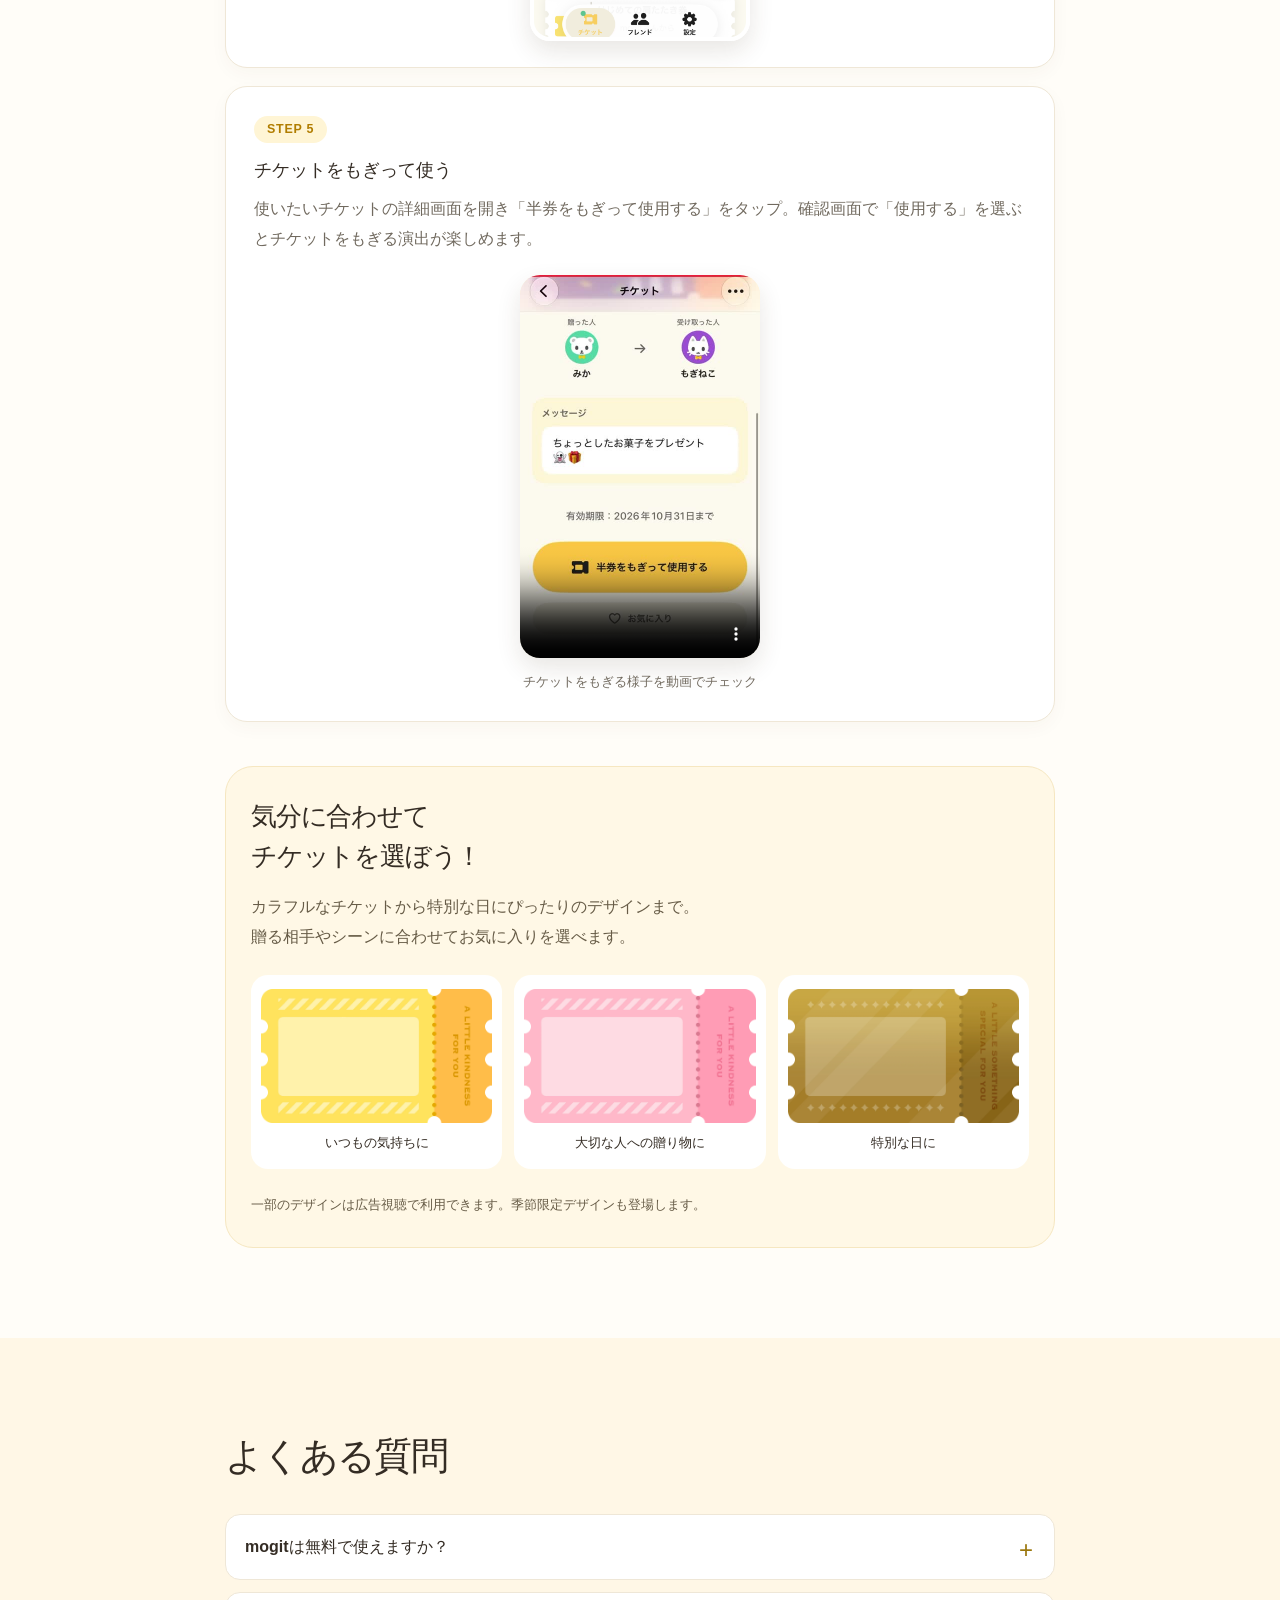
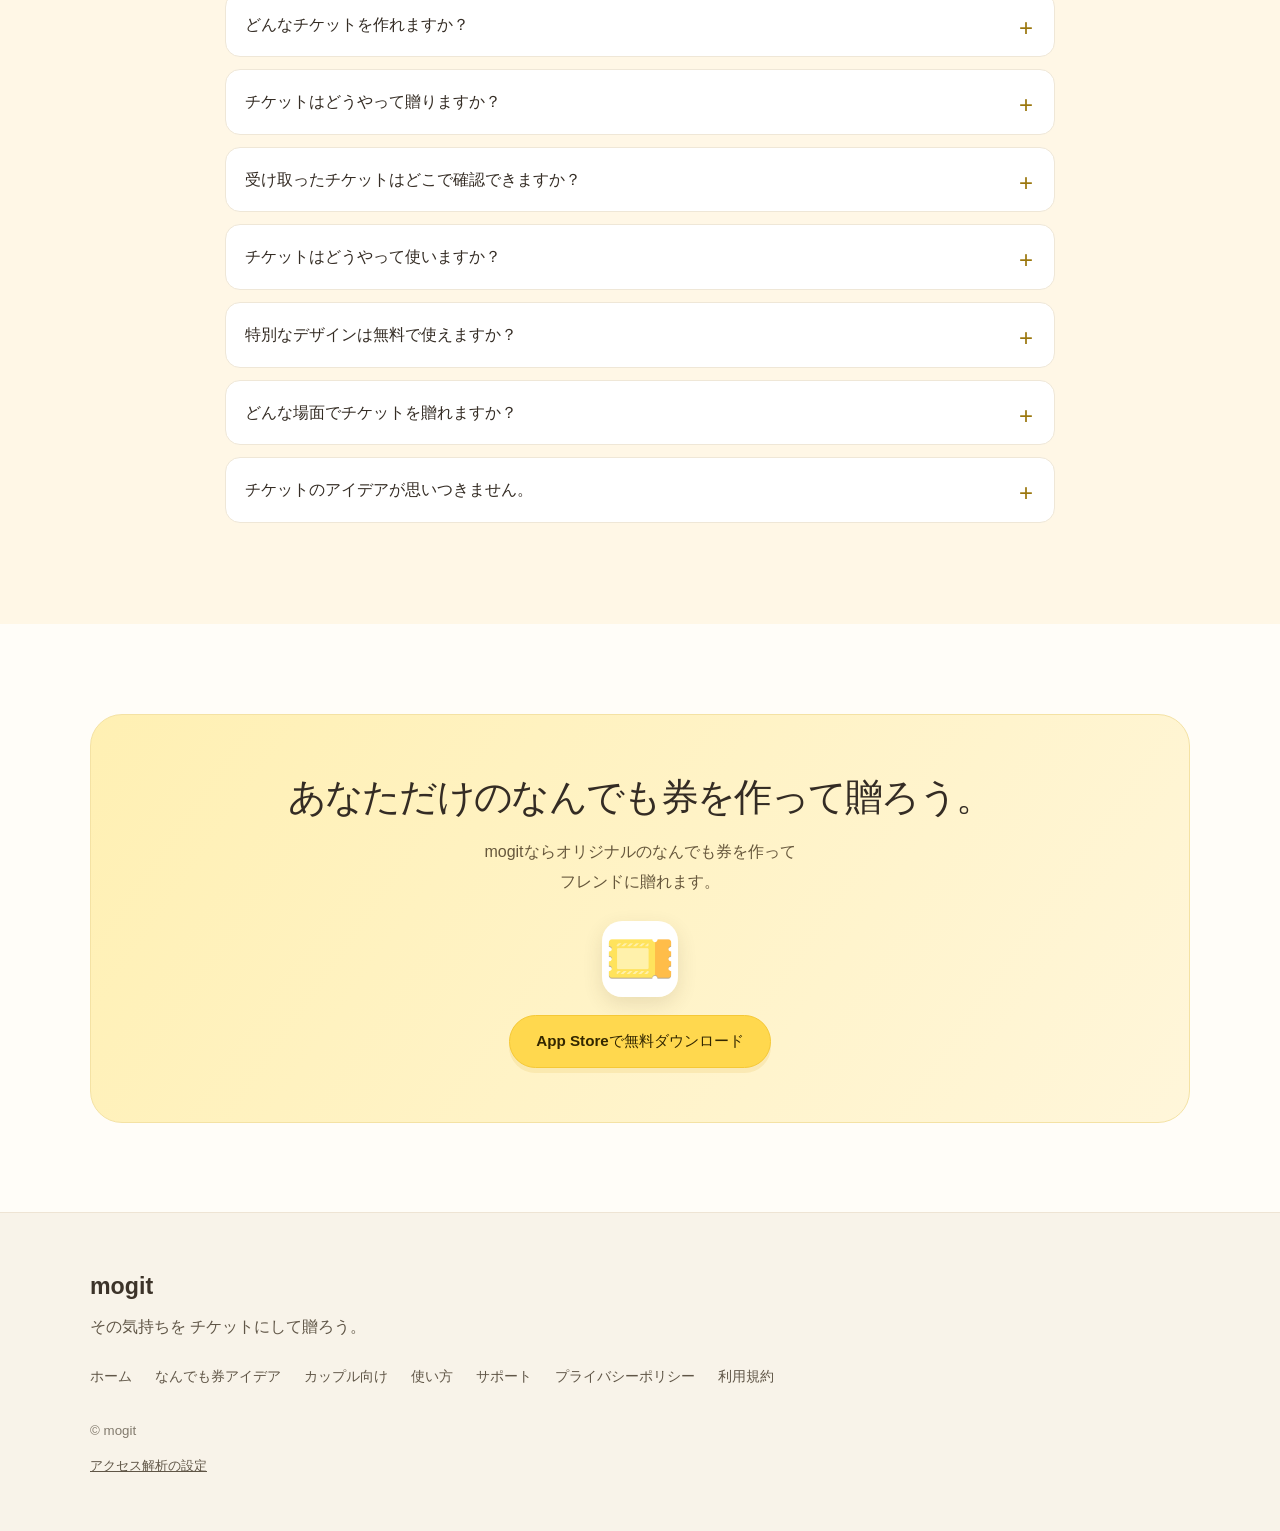
<file: guide/index.html>
<!DOCTYPE html>

<html lang="ja"><head><meta charset="utf-8"/><meta content="width=device-width, initial-scale=1" name="viewport"/><meta content="#fff6d8" name="theme-color"/><title>mogitの使い方｜なんでも券の作り方・贈り方・使用方法</title><meta content="mogitの使い方をわかりやすく紹介。オリジナルのなんでも券を作る方法からフレンドへの贈り方まで。受け取ったチケットの使い方やよくある質問も確認できます。" name="description"/><link href="/assets/images/AppIcon.png" rel="icon" type="image/png"/><link href="/assets/style.css?v=20261026-qa02" rel="stylesheet"/><script defer="True" src="/assets/site.js?v=20261026-qa02"></script><link href="https://mogit-app.github.io/guide/" rel="canonical"/><meta content="index, follow, max-image-preview:large" name="robots"/><meta content="article" property="og:type"/><meta content="mogit" property="og:site_name"/><meta content="ja_JP" property="og:locale"/><meta content="mogitの使い方｜なんでも券の作り方・贈り方・使用方法" property="og:title"/><meta content="mogitの使い方をわかりやすく紹介。オリジナルのなんでも券を作る方法からフレンドへの贈り方まで。受け取ったチケットの使い方やよくある質問も確認できます。" property="og:description"/><meta content="https://mogit-app.github.io/guide/" property="og:url"/><meta content="https://mogit-app.github.io/assets/images/og-mogit.jpg" property="og:image"/><meta content="1200" property="og:image:width"/><meta content="630" property="og:image:height"/><meta content="mogit - その気持ちをチケットにして贈ろう。" property="og:image:alt"/><meta content="summary_large_image" name="twitter:card"/><meta content="mogitの使い方｜なんでも券の作り方・贈り方・使用方法" name="twitter:title"/><meta content="mogitの使い方をわかりやすく紹介。オリジナルのなんでも券を作る方法からフレンドへの贈り方まで。受け取ったチケットの使い方やよくある質問も確認できます。" name="twitter:description"/><meta content="https://mogit-app.github.io/assets/images/og-mogit.jpg" name="twitter:image"/><script type="application/ld+json">{"@context":"https://schema.org","@graph":[{"@type":"WebPage","@id":"https://mogit-app.github.io/guide/#webpage","url":"https://mogit-app.github.io/guide/","name":"mogitの使い方｜なんでも券の作り方・贈り方・使用方法","description":"mogitの使い方をわかりやすく紹介。オリジナルのなんでも券を作る方法からフレンドへの贈り方まで。受け取ったチケットの使い方やよくある質問も確認できます。","inLanguage":"ja","isPartOf":{"@id":"https://mogit-app.github.io/#website"}},{"@type":"BreadcrumbList","itemListElement":[{"@type":"ListItem","position":1,"name":"ホーム","item":"https://mogit-app.github.io/"},{"@type":"ListItem","position":2,"name":"使い方・FAQ","item":"https://mogit-app.github.io/guide/"}]}]}</script></head>
<body><a class="skip-link" href="#main">本文へ移動</a><header class="site-header"><div class="header-inner"><a aria-label="mogit ホーム" class="brand" href="/"><img alt="" class="brand-icon" height="42" src="/assets/images/AppIcon.png" width="42"/>mogit</a><nav aria-label="メインナビゲーション" class="main-nav"><a href="/">ホーム</a><a href="/ideas/">アイデア集</a><a href="/couples/">カップル向け</a><a aria-current="page" href="/guide/">使い方</a></nav><a aria-label="mogitをApp Storeで開く：無料ダウンロード" class="header-cta" data-cta-label="無料ダウンロード" data-cta-position="header" href="https://apps.apple.com/jp/app/mogit/id6797540728">無料ダウンロード</a></div></header>
<main id="main" tabindex="-1"><section class="page-heading"><div class="container narrow"><p class="eyebrow">はじめてのmogit</p><h1>mogitの使い方</h1><p>なんでも券を作って<br/>大切な人に贈ろう。<br/>チケットは半券をもぎって使えます。</p></div></section><section class="section"><div class="container narrow"><h2>チケットを贈るまでの5ステップ</h2><div class="steps"><article><span>STEP 1</span><h3>フレンドとつながる</h3><p>フレンド画面からチケットを贈る相手を選びます。相手の「贈る」ボタンからチケット作成へ進めます。</p><img alt="フレンド一覧画面" class="step-screen step-screen-secondary" loading="lazy" src="/assets/images/screen-friends-20261026.png"/><img alt="チケットを贈る相手を選ぶ画面" class="step-screen" loading="lazy" src="/assets/images/screen-recipient-20261026.png"/></article><article><span>STEP 2</span><h3>チケットのデザインを選ぶ</h3><p>黄色やピンクなど好きなチケットデザインを選びます。ゴールドやレインボーなど広告視聴で使えるデザインもあります。</p><img alt="チケットのデザインを選ぶ画面" class="step-screen" loading="lazy" src="/assets/images/screen-designs-20261026.png"/></article><article><span>STEP 3</span><h3>タイトルとメッセージを入力</h3><p>「肩たたき券」「デート券」「夜ごはん決定権」など好きな内容で作れます。</p><img alt="チケット作成画面" class="step-screen" loading="lazy" src="/assets/images/screen-compose-20261026.png"/></article><article><span>STEP 4</span><h3>フレンドにチケットを贈る</h3><p>完成したチケットをフレンドに贈ります。受け取ったチケットはチケット一覧から確認できます。</p><img alt="受け取ったチケットの一覧画面" class="step-screen" loading="lazy" src="/assets/images/screen-received-20261026.png"/></article><article><span>STEP 5</span><h3>チケットをもぎって使う</h3><p>使いたいチケットの詳細画面を開き「半券をもぎって使用する」をタップ。確認画面で「使用する」を選ぶとチケットをもぎる演出が楽しめます。</p><video aria-label="チケットをもぎる操作の紹介動画" class="step-video" controls="" playsinline="" poster="/assets/images/ticket-video-poster.jpg" preload="none"><source src="/assets/ticket-use.mp4" type="video/mp4"/>動画を再生できない場合はブラウザを更新してください。</video><p class="video-caption">チケットをもぎる様子を動画でチェック</p></article></div><section aria-labelledby="design-feature-heading" class="design-feature"><h2 id="design-feature-heading">気分に合わせて<br/>チケットを選ぼう！</h2><p>カラフルなチケットから特別な日にぴったりのデザインまで。<br/>贈る相手やシーンに合わせてお気に入りを選べます。</p><div class="design-gallery"><figure><img alt="黄色の定番チケット" src="/assets/images/yellow.webp"/><figcaption>いつもの気持ちに</figcaption></figure><figure><img alt="ピンクの定番チケット" src="/assets/images/pink.webp"/><figcaption>大切な人への贈り物に</figcaption></figure><figure><img alt="ゴールドの特別なチケット" src="/assets/images/gold.webp"/><figcaption>特別な日に</figcaption></figure></div><p class="design-caption">一部のデザインは広告視聴で利用できます。季節限定デザインも登場します。</p></section></div></section><section class="section section-tint"><div class="container narrow"><h2>よくある質問</h2><details data-faq-item="true" name="mogit-faq"><summary aria-label="よくある質問：mogitは無料で使えますか？">mogitは無料で使えますか？</summary><p>はい。mogitは無料で利用できるiPhoneアプリです。一部のチケットデザインは広告視聴で利用できます。</p></details><details data-faq-item="true" name="mogit-faq"><summary aria-label="よくある質問：どんなチケットを作れますか？">どんなチケットを作れますか？</summary><p>肩たたき券やデート券など好きなタイトルとメッセージを設定したオリジナルのなんでも券を作れます。</p></details><details data-faq-item="true" name="mogit-faq"><summary aria-label="よくある質問：チケットはどうやって贈りますか？">チケットはどうやって贈りますか？</summary><p>フレンド一覧で相手の「贈る」ボタンをタップし デザインと内容を決めてチケットを贈ります。</p></details><details data-faq-item="true" name="mogit-faq"><summary aria-label="よくある質問：受け取ったチケットはどこで確認できますか？">受け取ったチケットはどこで確認できますか？</summary><p>チケット一覧の「もらったチケット」から確認できます。</p></details><details data-faq-item="true" name="mogit-faq"><summary aria-label="よくある質問：チケットはどうやって使いますか？">チケットはどうやって使いますか？</summary><p>チケットの詳細画面を開き「半券をもぎって使用する」をタップします。確認画面で「使用する」を選びます。</p></details><details data-faq-item="true" name="mogit-faq"><summary aria-label="よくある質問：特別なデザインは無料で使えますか？">特別なデザインは無料で使えますか？</summary><p>ゴールド・レインボー・記念日などのデザインは広告視聴で利用できます。季節限定デザインは対象期間中に広告視聴で利用できます。</p></details><details data-faq-item="true" name="mogit-faq"><summary aria-label="よくある質問：どんな場面でチケットを贈れますか？">どんな場面でチケットを贈れますか？</summary><p>誕生日や記念日はもちろん何でもない日にも贈れます。デートの約束や家族へのお手伝い 友達とのお出かけなど自由なアイデアで楽しめます。</p></details><details data-faq-item="true" name="mogit-faq"><summary aria-label="よくある質問：チケットのアイデアが思いつきません。">チケットのアイデアが思いつきません。</summary><p>なんでも券アイデア集では恋人・家族・友人に贈れる30個のアイデアを紹介しています。</p></details></div></section><div class="container section"><aside aria-label="アプリのダウンロード" class="cta-panel"><h2>あなただけのなんでも券を作って贈ろう。</h2><p>mogitならオリジナルのなんでも券を作って<br class="desktop-break"/>フレンドに贈れます。</p><img alt="mogitアプリアイコン" class="cta-app-icon" height="76" src="/assets/images/AppIcon.png" width="76"/><a aria-label="mogitをApp Storeで開く：App Storeで無料ダウンロード" class="button" data-cta-label="App Storeで無料ダウンロード" data-cta-position="footer" href="https://apps.apple.com/jp/app/mogit/id6797540728">App Storeで無料ダウンロード</a></aside></div></main><footer class="site-footer"><div class="container"><strong>mogit</strong><p>その気持ちを チケットにして贈ろう。</p><nav aria-label="フッターナビゲーション"><a href="/">ホーム</a><a href="/ideas/">なんでも券アイデア</a><a href="/couples/">カップル向け</a><a href="/guide/">使い方</a><a href="/mogit/">サポート</a><a href="/mogit/privacy.html">プライバシーポリシー</a><a href="/mogit/terms.html">利用規約</a></nav><small>© mogit</small><button class="analytics-settings" id="analytics-settings" type="button">アクセス解析の設定</button></div></footer><aside aria-label="アクセス解析の設定" class="analytics-consent" hidden="" id="analytics-consent"><p>サイト改善のためGoogle Analyticsを使用します。「同意する」を選ぶまでアクセス解析用のタグは読み込みません。設定はページ下部から変更できます。<a href="/mogit/privacy.html">プライバシーポリシー</a></p><div class="analytics-actions"><button id="analytics-accept" type="button">同意する</button><button id="analytics-decline" type="button">同意しない</button></div></aside></body></html>
</file>
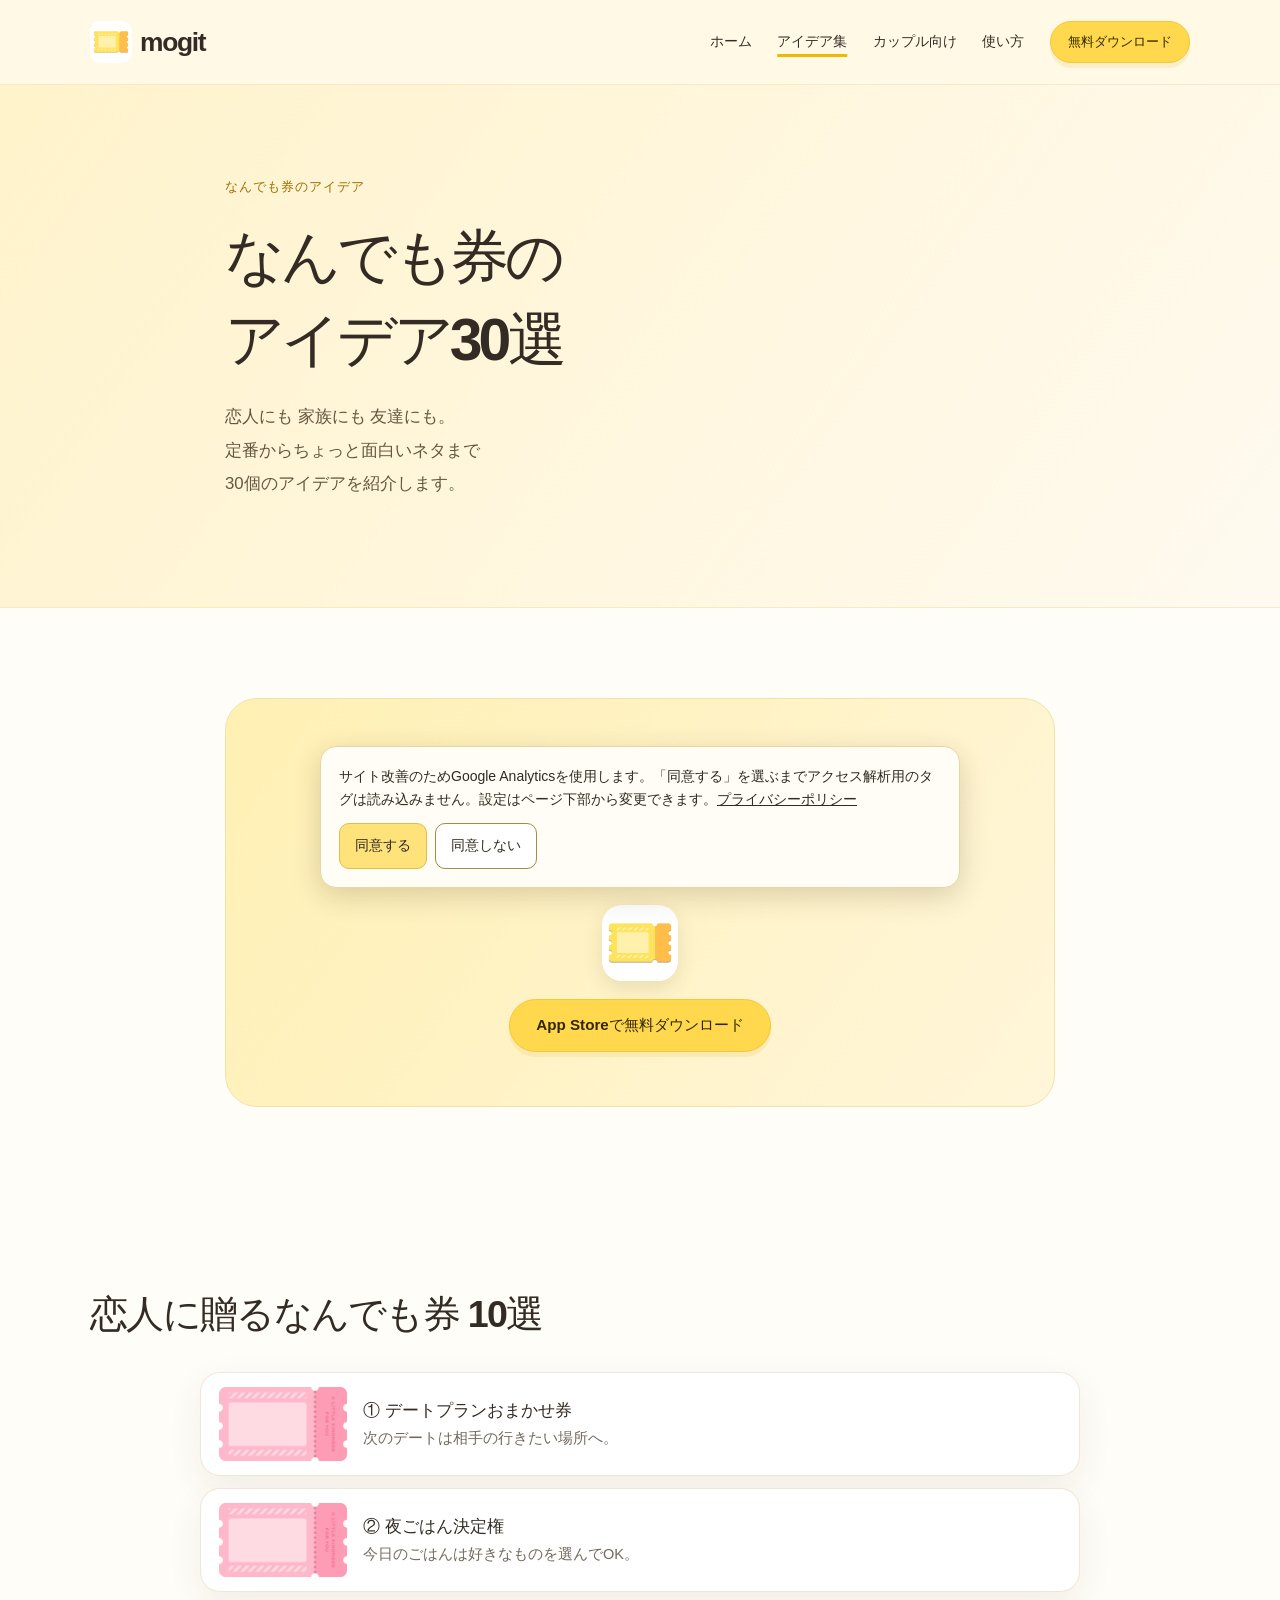
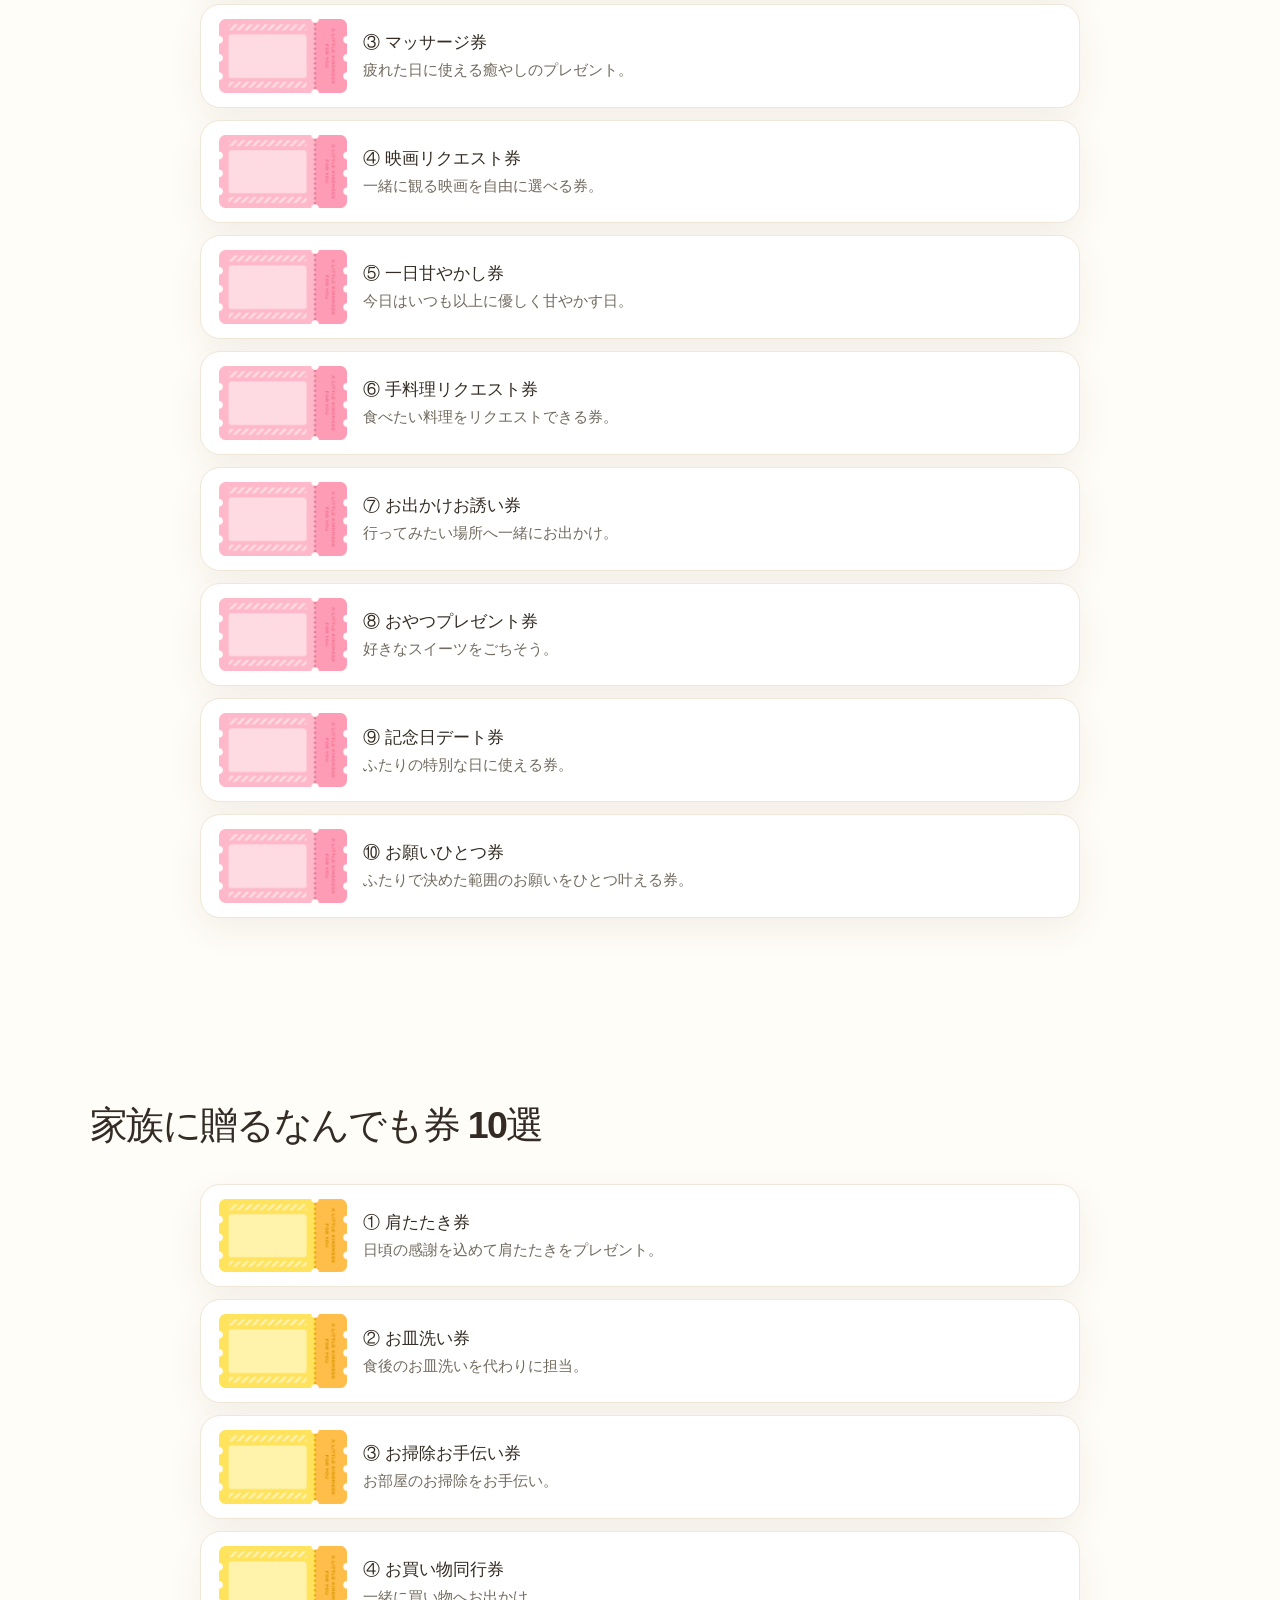
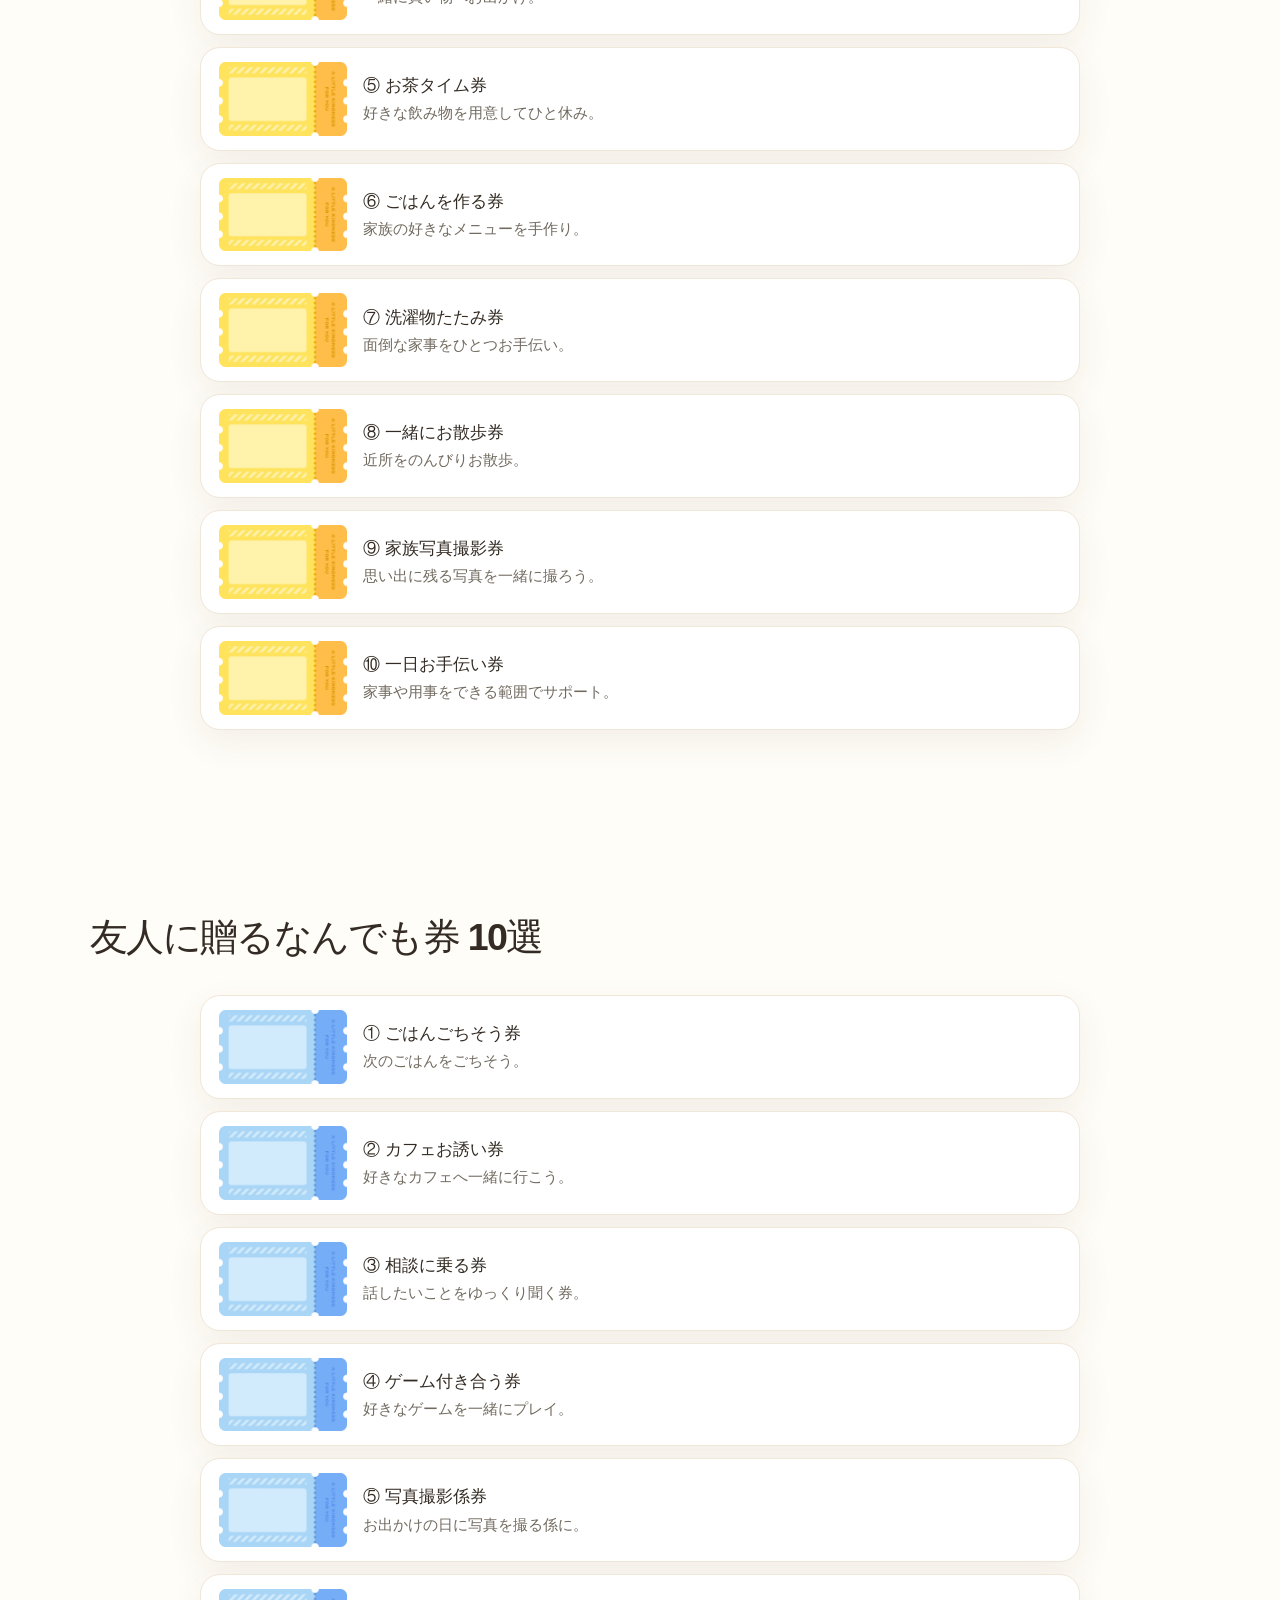
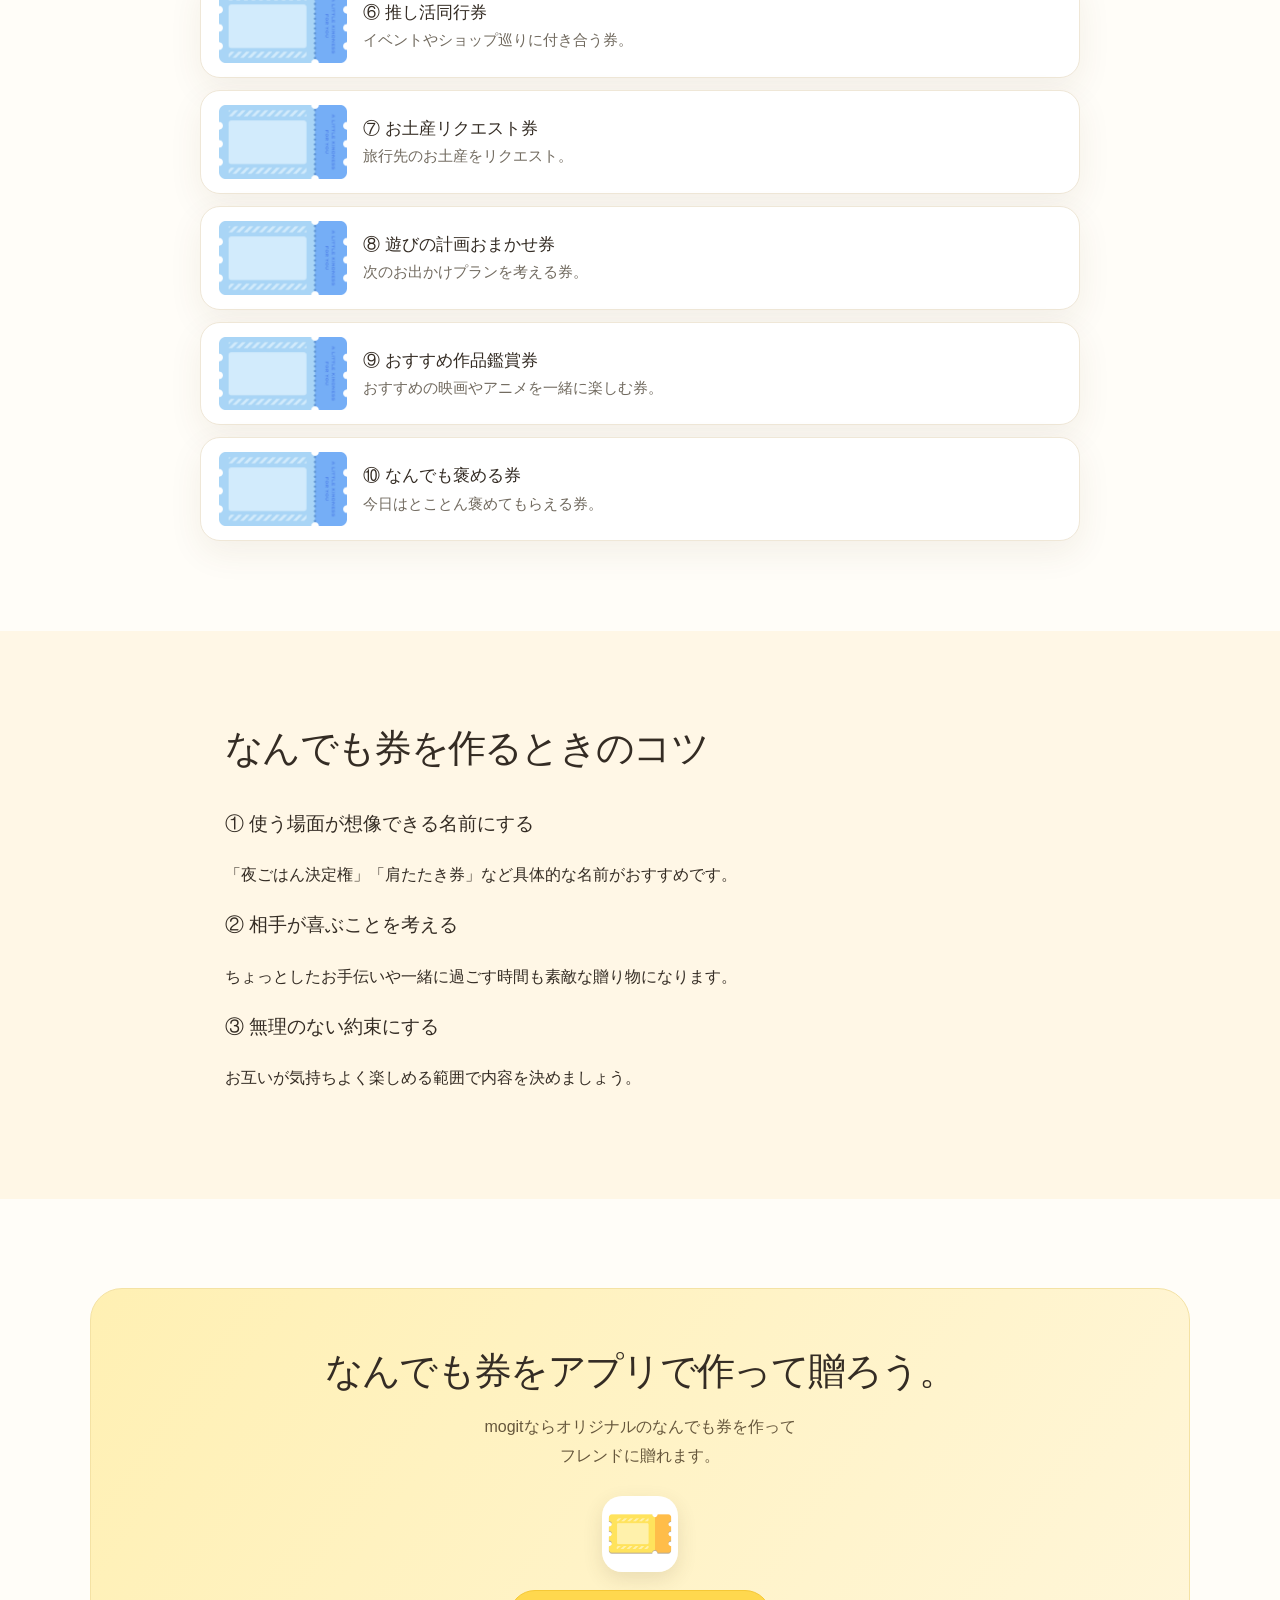
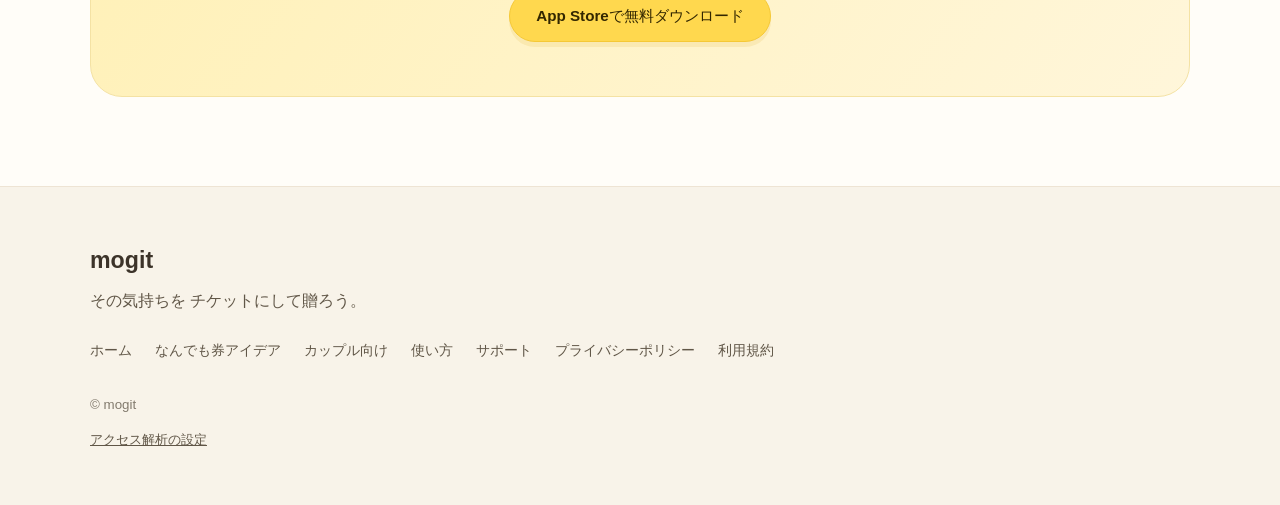
<file: ideas/index.html>
<!DOCTYPE html>

<html lang="ja"><head><meta charset="utf-8"/><meta content="width=device-width, initial-scale=1" name="viewport"/><meta content="#fff6d8" name="theme-color"/><title>なんでも券のアイデア30選｜恋人・家族・友人に贈れる券</title><meta content="恋人・家族・友人に贈れるなんでも券のアイデア30選。デート券や肩たたき券から面白いネタまで紹介。オリジナルのなんでも券を作れる無料アプリmogitも紹介します。" name="description"/><link href="/assets/images/AppIcon.png" rel="icon" type="image/png"/><link href="/assets/style.css?v=20261026-qa02" rel="stylesheet"/><script defer="True" src="/assets/site.js?v=20261026-qa02"></script><link href="https://mogit-app.github.io/ideas/" rel="canonical"/><meta content="index, follow, max-image-preview:large" name="robots"/><meta content="article" property="og:type"/><meta content="mogit" property="og:site_name"/><meta content="ja_JP" property="og:locale"/><meta content="なんでも券のアイデア30選｜恋人・家族・友人に贈れる券" property="og:title"/><meta content="恋人・家族・友人に贈れるなんでも券のアイデア30選。デート券や肩たたき券から面白いネタまで紹介。オリジナルのなんでも券を作れる無料アプリmogitも紹介します。" property="og:description"/><meta content="https://mogit-app.github.io/ideas/" property="og:url"/><meta content="https://mogit-app.github.io/assets/images/og-mogit.jpg" property="og:image"/><meta content="1200" property="og:image:width"/><meta content="630" property="og:image:height"/><meta content="mogit - その気持ちをチケットにして贈ろう。" property="og:image:alt"/><meta content="summary_large_image" name="twitter:card"/><meta content="なんでも券のアイデア30選｜恋人・家族・友人に贈れる券" name="twitter:title"/><meta content="恋人・家族・友人に贈れるなんでも券のアイデア30選。デート券や肩たたき券から面白いネタまで紹介。オリジナルのなんでも券を作れる無料アプリmogitも紹介します。" name="twitter:description"/><meta content="https://mogit-app.github.io/assets/images/og-mogit.jpg" name="twitter:image"/><script type="application/ld+json">{"@context":"https://schema.org","@graph":[{"@type":"WebPage","@id":"https://mogit-app.github.io/ideas/#webpage","url":"https://mogit-app.github.io/ideas/","name":"なんでも券のアイデア30選｜恋人・家族・友人に贈れる券","description":"恋人・家族・友人に贈れるなんでも券のアイデア30選。デート券や肩たたき券から面白いネタまで紹介。オリジナルのなんでも券を作れる無料アプリmogitも紹介します。","inLanguage":"ja","isPartOf":{"@id":"https://mogit-app.github.io/#website"}},{"@type":"BreadcrumbList","itemListElement":[{"@type":"ListItem","position":1,"name":"ホーム","item":"https://mogit-app.github.io/"},{"@type":"ListItem","position":2,"name":"なんでも券アイデア30選","item":"https://mogit-app.github.io/ideas/"}]}]}</script></head>
<body><a class="skip-link" href="#main">本文へ移動</a><header class="site-header"><div class="header-inner"><a aria-label="mogit ホーム" class="brand" href="/"><img alt="" class="brand-icon" height="42" src="/assets/images/AppIcon.png" width="42"/>mogit</a><nav aria-label="メインナビゲーション" class="main-nav"><a href="/">ホーム</a><a aria-current="page" href="/ideas/">アイデア集</a><a href="/couples/">カップル向け</a><a href="/guide/">使い方</a></nav><a aria-label="mogitをApp Storeで開く：無料ダウンロード" class="header-cta" data-cta-label="無料ダウンロード" data-cta-position="header" href="https://apps.apple.com/jp/app/mogit/id6797540728">無料ダウンロード</a></div></header>
<main id="main" tabindex="-1"><section class="page-heading"><div class="container narrow"><p class="eyebrow">なんでも券のアイデア</p><h1>なんでも券の<br/>アイデア30選</h1><p>恋人にも 家族にも 友達にも。<br/>定番からちょっと面白いネタまで<br/>30個のアイデアを紹介します。</p></div></section><div class="container narrow section"><aside aria-label="アプリのダウンロード" class="cta-panel"><h2>気に入ったアイデアをチケットに。</h2><p>mogitならオリジナルのなんでも券を作って<br class="desktop-break"/>フレンドに贈れます。</p><img alt="mogitアプリアイコン" class="cta-app-icon" height="76" src="/assets/images/AppIcon.png" width="76"/><a aria-label="mogitをApp Storeで開く：App Storeで無料ダウンロード" class="button" data-cta-label="App Storeで無料ダウンロード" data-cta-position="intro" href="https://apps.apple.com/jp/app/mogit/id6797540728">App Storeで無料ダウンロード</a></aside></div><section class="section"><div class="container"><h2>恋人に贈るなんでも券 10選</h2><div class="idea-grid"><article class="idea-card"><img alt="デートプランおまかせ券のチケットデザイン例" loading="lazy" src="/assets/images/pink.webp"/><div><h3>① デートプランおまかせ券</h3><p>次のデートは相手の行きたい場所へ。</p></div></article><article class="idea-card"><img alt="夜ごはん決定権のチケットデザイン例" loading="lazy" src="/assets/images/pink.webp"/><div><h3>② 夜ごはん決定権</h3><p>今日のごはんは好きなものを選んでOK。</p></div></article><article class="idea-card"><img alt="マッサージ券のチケットデザイン例" loading="lazy" src="/assets/images/pink.webp"/><div><h3>③ マッサージ券</h3><p>疲れた日に使える癒やしのプレゼント。</p></div></article><article class="idea-card"><img alt="映画リクエスト券のチケットデザイン例" loading="lazy" src="/assets/images/pink.webp"/><div><h3>④ 映画リクエスト券</h3><p>一緒に観る映画を自由に選べる券。</p></div></article><article class="idea-card"><img alt="一日甘やかし券のチケットデザイン例" loading="lazy" src="/assets/images/pink.webp"/><div><h3>⑤ 一日甘やかし券</h3><p>今日はいつも以上に優しく甘やかす日。</p></div></article><article class="idea-card"><img alt="手料理リクエスト券のチケットデザイン例" loading="lazy" src="/assets/images/pink.webp"/><div><h3>⑥ 手料理リクエスト券</h3><p>食べたい料理をリクエストできる券。</p></div></article><article class="idea-card"><img alt="お出かけお誘い券のチケットデザイン例" loading="lazy" src="/assets/images/pink.webp"/><div><h3>⑦ お出かけお誘い券</h3><p>行ってみたい場所へ一緒にお出かけ。</p></div></article><article class="idea-card"><img alt="おやつプレゼント券のチケットデザイン例" loading="lazy" src="/assets/images/pink.webp"/><div><h3>⑧ おやつプレゼント券</h3><p>好きなスイーツをごちそう。</p></div></article><article class="idea-card"><img alt="記念日デート券のチケットデザイン例" loading="lazy" src="/assets/images/pink.webp"/><div><h3>⑨ 記念日デート券</h3><p>ふたりの特別な日に使える券。</p></div></article><article class="idea-card"><img alt="お願いひとつ券のチケットデザイン例" loading="lazy" src="/assets/images/pink.webp"/><div><h3>⑩ お願いひとつ券</h3><p>ふたりで決めた範囲のお願いをひとつ叶える券。</p></div></article></div></div></section><section class="section"><div class="container"><h2>家族に贈るなんでも券 10選</h2><div class="idea-grid"><article class="idea-card"><img alt="肩たたき券のチケットデザイン例" loading="lazy" src="/assets/images/yellow.webp"/><div><h3>① 肩たたき券</h3><p>日頃の感謝を込めて肩たたきをプレゼント。</p></div></article><article class="idea-card"><img alt="お皿洗い券のチケットデザイン例" loading="lazy" src="/assets/images/yellow.webp"/><div><h3>② お皿洗い券</h3><p>食後のお皿洗いを代わりに担当。</p></div></article><article class="idea-card"><img alt="お掃除お手伝い券のチケットデザイン例" loading="lazy" src="/assets/images/yellow.webp"/><div><h3>③ お掃除お手伝い券</h3><p>お部屋のお掃除をお手伝い。</p></div></article><article class="idea-card"><img alt="お買い物同行券のチケットデザイン例" loading="lazy" src="/assets/images/yellow.webp"/><div><h3>④ お買い物同行券</h3><p>一緒に買い物へお出かけ。</p></div></article><article class="idea-card"><img alt="お茶タイム券のチケットデザイン例" loading="lazy" src="/assets/images/yellow.webp"/><div><h3>⑤ お茶タイム券</h3><p>好きな飲み物を用意してひと休み。</p></div></article><article class="idea-card"><img alt="ごはんを作る券のチケットデザイン例" loading="lazy" src="/assets/images/yellow.webp"/><div><h3>⑥ ごはんを作る券</h3><p>家族の好きなメニューを手作り。</p></div></article><article class="idea-card"><img alt="洗濯物たたみ券のチケットデザイン例" loading="lazy" src="/assets/images/yellow.webp"/><div><h3>⑦ 洗濯物たたみ券</h3><p>面倒な家事をひとつお手伝い。</p></div></article><article class="idea-card"><img alt="一緒にお散歩券のチケットデザイン例" loading="lazy" src="/assets/images/yellow.webp"/><div><h3>⑧ 一緒にお散歩券</h3><p>近所をのんびりお散歩。</p></div></article><article class="idea-card"><img alt="家族写真撮影券のチケットデザイン例" loading="lazy" src="/assets/images/yellow.webp"/><div><h3>⑨ 家族写真撮影券</h3><p>思い出に残る写真を一緒に撮ろう。</p></div></article><article class="idea-card"><img alt="一日お手伝い券のチケットデザイン例" loading="lazy" src="/assets/images/yellow.webp"/><div><h3>⑩ 一日お手伝い券</h3><p>家事や用事をできる範囲でサポート。</p></div></article></div></div></section><section class="section"><div class="container"><h2>友人に贈るなんでも券 10選</h2><div class="idea-grid"><article class="idea-card"><img alt="ごはんごちそう券のチケットデザイン例" loading="lazy" src="/assets/images/blue.webp"/><div><h3>① ごはんごちそう券</h3><p>次のごはんをごちそう。</p></div></article><article class="idea-card"><img alt="カフェお誘い券のチケットデザイン例" loading="lazy" src="/assets/images/blue.webp"/><div><h3>② カフェお誘い券</h3><p>好きなカフェへ一緒に行こう。</p></div></article><article class="idea-card"><img alt="相談に乗る券のチケットデザイン例" loading="lazy" src="/assets/images/blue.webp"/><div><h3>③ 相談に乗る券</h3><p>話したいことをゆっくり聞く券。</p></div></article><article class="idea-card"><img alt="ゲーム付き合う券のチケットデザイン例" loading="lazy" src="/assets/images/blue.webp"/><div><h3>④ ゲーム付き合う券</h3><p>好きなゲームを一緒にプレイ。</p></div></article><article class="idea-card"><img alt="写真撮影係券のチケットデザイン例" loading="lazy" src="/assets/images/blue.webp"/><div><h3>⑤ 写真撮影係券</h3><p>お出かけの日に写真を撮る係に。</p></div></article><article class="idea-card"><img alt="推し活同行券のチケットデザイン例" loading="lazy" src="/assets/images/blue.webp"/><div><h3>⑥ 推し活同行券</h3><p>イベントやショップ巡りに付き合う券。</p></div></article><article class="idea-card"><img alt="お土産リクエスト券のチケットデザイン例" loading="lazy" src="/assets/images/blue.webp"/><div><h3>⑦ お土産リクエスト券</h3><p>旅行先のお土産をリクエスト。</p></div></article><article class="idea-card"><img alt="遊びの計画おまかせ券のチケットデザイン例" loading="lazy" src="/assets/images/blue.webp"/><div><h3>⑧ 遊びの計画おまかせ券</h3><p>次のお出かけプランを考える券。</p></div></article><article class="idea-card"><img alt="おすすめ作品鑑賞券のチケットデザイン例" loading="lazy" src="/assets/images/blue.webp"/><div><h3>⑨ おすすめ作品鑑賞券</h3><p>おすすめの映画やアニメを一緒に楽しむ券。</p></div></article><article class="idea-card"><img alt="なんでも褒める券のチケットデザイン例" loading="lazy" src="/assets/images/blue.webp"/><div><h3>⑩ なんでも褒める券</h3><p>今日はとことん褒めてもらえる券。</p></div></article></div></div></section><section class="section section-tint"><div class="container narrow"><h2>なんでも券を作るときのコツ</h2><h3>① 使う場面が想像できる名前にする</h3><p>「夜ごはん決定権」「肩たたき券」など具体的な名前がおすすめです。</p><h3>② 相手が喜ぶことを考える</h3><p>ちょっとしたお手伝いや一緒に過ごす時間も素敵な贈り物になります。</p><h3>③ 無理のない約束にする</h3><p>お互いが気持ちよく楽しめる範囲で内容を決めましょう。</p></div></section><div class="container section"><aside aria-label="アプリのダウンロード" class="cta-panel"><h2>なんでも券をアプリで作って贈ろう。</h2><p>mogitならオリジナルのなんでも券を作って<br class="desktop-break"/>フレンドに贈れます。</p><img alt="mogitアプリアイコン" class="cta-app-icon" height="76" src="/assets/images/AppIcon.png" width="76"/><a aria-label="mogitをApp Storeで開く：App Storeで無料ダウンロード" class="button" data-cta-label="App Storeで無料ダウンロード" data-cta-position="footer" href="https://apps.apple.com/jp/app/mogit/id6797540728">App Storeで無料ダウンロード</a></aside></div></main><footer class="site-footer"><div class="container"><strong>mogit</strong><p>その気持ちを チケットにして贈ろう。</p><nav aria-label="フッターナビゲーション"><a href="/">ホーム</a><a href="/ideas/">なんでも券アイデア</a><a href="/couples/">カップル向け</a><a href="/guide/">使い方</a><a href="/mogit/">サポート</a><a href="/mogit/privacy.html">プライバシーポリシー</a><a href="/mogit/terms.html">利用規約</a></nav><small>© mogit</small><button class="analytics-settings" id="analytics-settings" type="button">アクセス解析の設定</button></div></footer><aside aria-label="アクセス解析の設定" class="analytics-consent" hidden="" id="analytics-consent"><p>サイト改善のためGoogle Analyticsを使用します。「同意する」を選ぶまでアクセス解析用のタグは読み込みません。設定はページ下部から変更できます。<a href="/mogit/privacy.html">プライバシーポリシー</a></p><div class="analytics-actions"><button id="analytics-accept" type="button">同意する</button><button id="analytics-decline" type="button">同意しない</button></div></aside></body></html>
</file>
<file: assets/style.css>
/* mogit / Phase 04 Item 14 — mobile-first visual design */
:root{color-scheme:light;--ink:#342c24;--muted:#716a5f;--cream:#fffdf8;--soft:#fff7e6;--yellow:#ffd84e;--yellow-light:#fff0b8;--line:#efe7d7;--shadow:0 12px 34px rgba(96,68,21,.075);font-family:-apple-system,BlinkMacSystemFont,"Hiragino Kaku Gothic ProN","Hiragino Sans","Noto Sans JP",sans-serif;font-size:16px;line-height:1.85;background:var(--cream);color:var(--ink);font-synthesis:none}
*,*::before,*::after{box-sizing:border-box}html{scroll-behavior:smooth}body{margin:0;overflow-wrap:anywhere}img{display:block;max-width:100%;height:auto}a{color:inherit}a:focus-visible,summary:focus-visible{outline:3px solid #b87900;outline-offset:4px;border-radius:4px}::selection{background:#ffe386}.container{width:min(100% - 36px,1100px);margin-inline:auto}.narrow{max-width:830px}.skip-link{position:fixed;top:-100px;left:12px;z-index:99;background:#fff;padding:10px 16px}.skip-link:focus{top:10px}.site-header{position:relative;z-index:10;background:rgba(255,249,230,.97);border-bottom:1px solid #f4e9c9}.header-inner{width:min(100% - 36px,1100px);min-height:84px;margin:auto;display:flex;align-items:center;gap:clamp(12px,2vw,30px)}.brand{display:flex;align-items:center;gap:8px;font-size:1.65rem;font-weight:900;letter-spacing:-.05em;text-decoration:none;white-space:nowrap}.brand-mark{display:grid;place-items:center;width:41px;height:41px;background:#ffe48a;border-radius:14px;font-size:1.4rem}.main-nav{display:flex;align-items:center;gap:clamp(10px,2vw,26px);margin-left:auto}.main-nav a{font-size:.87rem;font-weight:650;text-decoration:none;white-space:nowrap;transition:color .2s}.main-nav a:hover{color:#966900}.main-nav a[aria-current]{font-weight:850;text-decoration:underline;text-decoration-color:#efb900;text-decoration-thickness:3px;text-underline-offset:8px}.button,.header-cta{display:inline-flex;align-items:center;justify-content:center;min-height:50px;background:var(--yellow);color:#332700;border:1px solid #f5c836;border-radius:999px;padding:11px 26px;font-size:.95rem;font-weight:850;text-decoration:none;box-shadow:0 5px 0 rgba(209,159,11,.12);transition:transform .2s,background .2s,box-shadow .2s}.button:hover,.header-cta:hover{transform:translateY(-2px);background:#ffdf6c;box-shadow:0 8px 18px rgba(209,159,11,.17)}.header-cta{min-height:42px;font-size:.82rem;white-space:nowrap;padding:8px 17px}.hero{position:relative;overflow:hidden;background:radial-gradient(circle at 92% 15%,#ffedaa 0,transparent 43%),linear-gradient(135deg,#fff6d9 0%,#fffaf0 100%);padding:clamp(66px,9vw,116px) 0}.hero::after{content:"";position:absolute;right:-100px;bottom:-180px;width:400px;height:400px;border:60px solid rgba(255,211,75,.12);border-radius:50%;pointer-events:none}.hero-grid{display:grid;grid-template-columns:minmax(0,1.1fr) minmax(0,1fr);align-items:center;gap:clamp(24px,5vw,80px)}.eyebrow{margin:0 0 16px;color:#9c7000;font-weight:850;font-size:.82rem;letter-spacing:.08em}.hero h1,.page-heading h1{font-size:clamp(2.1rem,4.6vw,3.9rem);line-height:1.42;letter-spacing:-.065em;margin:0 0 24px;font-weight:900}.hero .lead{font-size:clamp(.99rem,1.7vw,1.15rem);line-height:2.05;margin:0 0 32px;color:#534638}.hero-art{position:relative;min-height:390px;display:grid;place-items:center;isolation:isolate}.hero-art::before{content:"";position:absolute;inset:11% 0 6%;border-radius:45% 55% 48% 52%;background:#ffdf82;opacity:.4;transform:rotate(-11deg);z-index:-1}.ticket-preview{position:relative;width:100%;max-width:480px;aspect-ratio:2128/1227;display:grid;place-items:center;filter:drop-shadow(0 16px 16px rgba(79,53,29,.15))}.ticket-preview img{width:100%;height:100%;object-fit:contain}.ticket-preview span{position:absolute;left:9%;top:50%;transform:translateY(-50%);width:62%;text-align:center;font-weight:850;font-size:clamp(.8rem,2vw,1.4rem);line-height:1.4;color:#453629;pointer-events:none}.hero-art>.ticket-preview:first-child{transform:rotate(-9deg) translate(-3%,0);width:92%}.hero-art .small{position:absolute;right:-3%;bottom:1%;width:59%;transform:rotate(10deg)}.hero-art .small span{font-size:clamp(.65rem,1.2vw,1rem)}.section{padding:clamp(56px,7vw,94px) 0}.section h2{font-size:clamp(1.55rem,3.2vw,2.35rem);font-weight:900;line-height:1.5;letter-spacing:-.045em;margin:0 0 30px}.section-tint{background:var(--soft)}.scene-grid{display:grid;grid-template-columns:repeat(3,minmax(0,1fr));gap:20px}.scene,.idea-card{background:white;border:1px solid var(--line);border-radius:26px;padding:24px;box-shadow:var(--shadow)}.scene{overflow:hidden;text-align:center}.scene h3{font-size:1.15rem;margin:0 0 18px}.scene .ticket-preview{filter:drop-shadow(0 7px 9px rgba(79,53,29,.10))}.scene .ticket-preview span{font-size:clamp(.65rem,1.25vw,1.05rem)}.steps{display:grid;gap:18px}.steps article{position:relative;border:1px solid var(--line);border-radius:22px;background:white;padding:26px 28px;box-shadow:0 6px 18px rgba(75,53,27,.035)}.steps article>span{display:inline-block;color:#b17d00;background:#fff5d5;border-radius:100px;padding:2px 13px;font-size:.78rem;font-weight:900;letter-spacing:.06em}.steps article h3{font-size:1.15rem;margin:10px 0 7px}.steps article p{margin:0;color:var(--muted)}.text-link{display:inline-block;margin-top:20px;color:#8b6100;font-weight:800;text-underline-offset:4px}.link-cards{display:grid;grid-template-columns:repeat(2,minmax(0,1fr));gap:16px}.link-cards a{display:grid;gap:10px;align-content:center;min-height:135px;text-decoration:none;background:white;border:1px solid var(--line);border-radius:23px;padding:26px;box-shadow:var(--shadow);transition:transform .2s,border-color .2s}.link-cards a:hover{transform:translateY(-3px);border-color:#f2c84c}.link-cards strong{font-size:1.08rem}.link-cards span{font-size:.9rem;color:var(--muted)}.cta-panel{background:linear-gradient(125deg,#fff0b3,#fff6da);border:1px solid #f4e2a4;border-radius:32px;padding:clamp(28px,5vw,54px);text-align:center}.cta-panel h2{margin:0 0 12px}.cta-panel p{color:#66573c;margin:0 0 25px}.page-heading{background:linear-gradient(125deg,#fff3cb,#fffaf0);padding:clamp(55px,7vw,95px) 0;border-bottom:1px solid #f6e9c4}.page-heading h1{margin-bottom:18px}.page-heading p:last-child{font-size:1.05rem;color:#655640;line-height:2}.idea-grid{display:grid;grid-template-columns:repeat(2,minmax(0,1fr));gap:18px}.idea-card{padding:20px;display:flex;flex-direction:column}.idea-card img{width:100%;aspect-ratio:2128/1227;object-fit:contain;border-radius:16px;background:#fffbf1;margin-bottom:13px}.idea-card h3{font-size:1.02rem;line-height:1.5;margin:0 0 5px}.idea-card p{font-size:.88rem;color:var(--muted);margin:0}.section .narrow>h2:not(:first-child){margin-top:48px}details{background:white;border:1px solid var(--line);border-radius:15px;padding:0 19px;margin-bottom:12px}summary{cursor:pointer;list-style:none;font-weight:750;padding:17px 30px 17px 0;position:relative}summary::-webkit-details-marker{display:none}summary::after{content:"+";position:absolute;right:2px;top:13px;font-size:1.5rem;font-weight:400;color:#9b770d}details[open] summary::after{content:"−"}details p{color:var(--muted);margin:0;padding:0 0 18px}.note{padding:20px 23px;background:#fff4d6;border:1px solid #f5e5b7;border-radius:18px;color:#6a5a3d}.site-footer{background:#f8f3e9;border-top:1px solid #eee4d4;padding:52px 0;color:#605647}.site-footer strong{font-size:1.45rem;color:#3c3329}.site-footer p{margin:4px 0 22px}.site-footer nav{display:flex;flex-wrap:wrap;gap:10px 23px;font-size:.85rem}.site-footer nav a{text-decoration:none}.site-footer nav a:hover{text-decoration:underline}.site-footer small{display:block;margin-top:30px;color:#827a6d}.desktop-break{display:none}
@media(min-width:1000px){.desktop-break{display:block}}
@media(max-width:850px){.header-inner{flex-wrap:wrap;gap:8px 14px;padding:12px 0}.brand{margin-right:auto}.main-nav{order:3;width:100%;justify-content:space-between;gap:10px;padding:8px 0 3px;overflow-x:auto;margin-left:0}.main-nav a{font-size:.8rem}.hero-grid{grid-template-columns:1fr 1fr;gap:16px}.hero-art{min-height:300px}.scene{padding:16px}.scene-grid{gap:12px}}
@media(max-width:620px){.container{width:min(100% - 32px,1100px)}.header-inner{width:min(100% - 32px,1100px)}.brand{font-size:1.48rem}.brand-mark{width:35px;height:35px;font-size:1.1rem}.header-cta{font-size:.76rem;min-height:39px;padding:7px 13px}.hero{padding:54px 0 46px}.hero-grid{grid-template-columns:1fr;gap:12px}.hero h1{font-size:clamp(2rem,8vw,2.8rem);margin-bottom:20px}.hero .lead{font-size:1rem;margin-bottom:24px}.hero-art{min-height:260px;max-width:470px;width:100%;margin:auto}.hero-art>.ticket-preview:first-child{width:81%}.hero-art .small{width:55%;right:2%;bottom:0}.hero-art .small span{font-size:clamp(.65rem,2.6vw,.94rem)}.section{padding:52px 0}.section h2{margin-bottom:23px}.scene-grid{grid-template-columns:1fr;gap:14px}.scene{max-width:420px;width:100%;margin:auto;padding:18px}.scene .ticket-preview{max-width:340px;margin:auto}.scene .ticket-preview span{font-size:clamp(.78rem,3.5vw,1.2rem)}.link-cards,.idea-grid{grid-template-columns:1fr}.idea-card{padding:16px}.steps article{padding:22px}.page-heading{padding:55px 0}.page-heading h1{font-size:clamp(2rem,8vw,2.8rem)}.cta-panel{border-radius:24px}.cta-panel .button{width:100%;padding-inline:12px;font-size:.86rem}.site-footer{padding:40px 0}}
@media(prefers-reduced-motion:reduce){html{scroll-behavior:auto}*,*::before,*::after{transition:none!important;animation:none!important}}

/* Visual review: real supplied SVG, app screenshots and video */
.brand-icon{display:block;width:42px;height:42px;object-fit:contain;border-radius:10px;flex:none}
.hero-art{min-height:445px;overflow:visible}
.hero-illustration{position:absolute;top:-5%;left:4%;width:86%;height:75%;object-fit:contain;z-index:0}
.hero-art>.ticket-preview:first-of-type{position:absolute;bottom:-1%;left:2%;width:68%;transform:rotate(-9deg);z-index:2}
.hero-art .ticket-preview.small{bottom:2%;right:-1%;width:45%;z-index:3}
.scene-illustration{width:100%;height:190px;object-fit:contain;object-position:center;margin:0 auto 18px}
.scene .ticket-preview{max-width:290px}
.app-showcase{background:#fffdf7}
.showcase-heading{text-align:center;margin-bottom:34px}.showcase-heading h2{margin-bottom:6px}.showcase-heading>p:last-child{color:var(--muted)}
.screen-grid{display:grid;grid-template-columns:repeat(3,minmax(0,1fr));gap:24px;max-width:900px;margin:0 auto}
.screen-grid figure{margin:0;text-align:center}.screen-grid img{width:min(100%,235px);aspect-ratio:750/1200;object-fit:cover;object-position:top;border-radius:25px;border:5px solid #fff;box-shadow:0 14px 35px rgba(67,50,26,.16);margin:auto}.screen-grid figcaption{font-weight:800;margin-top:15px}.showcase-note{text-align:center;font-size:.77rem;color:var(--muted);margin-top:25px}
.design-feature{margin-top:44px;padding:30px 25px;border-radius:28px;background:#fff8e6;border:1px solid #f6e7c1}.design-feature h2{font-size:1.65rem!important;margin:0 0 12px!important}.design-feature>p{color:#675c47}.design-gallery{display:grid;grid-template-columns:repeat(3,minmax(0,1fr));gap:12px;margin:24px 0}.design-gallery figure{margin:0;background:white;border-radius:17px;padding:14px 10px;text-align:center}.design-gallery img{width:100%;height:auto;aspect-ratio:2128/1227;object-fit:contain}.design-gallery figcaption{font-size:.82rem;font-weight:800;margin-top:8px}.design-caption{font-size:.82rem;margin:12px 0 0!important}
.step-screen{display:block;width:min(100%,220px);max-height:345px;object-fit:cover;object-position:top;margin:20px auto 0;border:4px solid white;border-radius:20px;box-shadow:0 10px 25px rgba(67,50,26,.12)}.step-video{display:block;width:min(100%,240px);max-height:420px;margin:22px auto 0;border-radius:20px;background:#fff5db;box-shadow:0 10px 25px rgba(67,50,26,.12)}.video-caption{text-align:center;font-size:.83rem;margin-top:12px!important}.subpage-illustration{display:none}
@media(max-width:620px){.brand-icon{width:36px;height:36px}.hero-art{min-height:340px}.hero-illustration{height:72%;top:-4%;left:8%;width:85%}.hero-art>.ticket-preview:first-of-type{width:70%;bottom:1%}.hero-art .ticket-preview.small{width:47%;bottom:4%}.scene-illustration{height:160px}.screen-grid{grid-template-columns:repeat(3,minmax(0,1fr));gap:9px}.screen-grid img{width:100%;border-radius:14px;border-width:2px}.screen-grid figcaption{font-size:.75rem;line-height:1.5}.design-feature{padding:22px 15px}.design-gallery{gap:6px}.design-gallery figure{padding:10px 5px}.design-gallery figcaption{font-size:.69rem}}

/* Phase 04: user-requested visual refinements */
.hero-art::before{z-index:0;}
.hero-art>.ticket-preview:first-of-type{z-index:3;}
.hero-art .ticket-preview.small{z-index:4;}
.hero-illustration{z-index:1;}
.cta-app-icon{width:76px;height:76px;object-fit:cover;border-radius:19px;margin:0 auto 17px;box-shadow:0 7px 20px rgba(77,58,21,.12);}
.idea-grid{grid-template-columns:minmax(0,1fr);gap:12px;max-width:870px;margin-inline:auto;}
.idea-card{display:grid;grid-template-columns:clamp(92px,17vw,145px) minmax(0,1fr);align-items:center;gap:clamp(12px,2.5vw,22px);padding:14px 18px;border-radius:20px;min-height:116px;}
.idea-card img{width:100%;height:auto;aspect-ratio:2128/1227;object-fit:contain;border-radius:0;background:transparent;margin:0;}
.idea-card h3{font-size:clamp(.92rem,1.8vw,1.08rem);line-height:1.45;margin:0 0 6px;}
.idea-card p{font-size:clamp(.78rem,1.45vw,.91rem);line-height:1.6;}
.step-screen-secondary{margin-bottom:8px;}
@media(max-width:620px){.idea-grid{grid-template-columns:1fr;gap:10px}.idea-card{grid-template-columns:90px minmax(0,1fr);gap:12px;padding:12px;min-height:94px;border-radius:16px}.idea-card h3{font-size:.9rem}.idea-card p{font-size:.78rem}.cta-app-icon{width:70px;height:70px;border-radius:17px}}
@media(max-width:360px){.idea-card{grid-template-columns:74px minmax(0,1fr);gap:9px}.idea-card h3{font-size:.84rem}.idea-card p{font-size:.74rem}}

/* Revision v2: explicit layering and single-column idea cards */
.hero-art{isolation:isolate;}
.hero-art::before{z-index:-1!important;pointer-events:none;}
.hero-art>.ticket-preview:first-of-type{z-index:2!important;}
.hero-art>.ticket-preview.small{z-index:3!important;}
.hero-illustration{z-index:0!important;}
.idea-grid{display:grid!important;grid-template-columns:minmax(0,1fr)!important;max-width:880px!important;margin-inline:auto;}
.idea-card{display:grid!important;grid-template-columns:clamp(82px,14vw,128px) minmax(0,1fr)!important;flex-direction:row!important;align-items:center!important;gap:16px!important;padding:14px 18px!important;min-height:100px!important;}
.idea-card>img{width:100%!important;height:auto!important;max-height:82px!important;aspect-ratio:2128/1227!important;object-fit:contain!important;margin:0!important;background:transparent!important;border-radius:0!important;}
.idea-card>div{min-width:0;}
.idea-card h3{margin:0 0 4px!important;line-height:1.45;}
.idea-card p{margin:0!important;line-height:1.55;}
.cta-panel .cta-app-icon{display:block!important;width:76px;height:76px;object-fit:cover;border-radius:20px;margin:0 auto 18px!important;}
@media(max-width:620px){.idea-grid{grid-template-columns:minmax(0,1fr)!important}.idea-card{grid-template-columns:86px minmax(0,1fr)!important;gap:12px!important;padding:12px!important;min-height:90px!important}.idea-card>img{max-height:60px!important}.idea-card h3{font-size:.9rem!important}.idea-card p{font-size:.78rem!important}.cta-panel .cta-app-icon{width:70px;height:70px;border-radius:18px}}
@media(max-width:360px){.idea-card{grid-template-columns:72px minmax(0,1fr)!important;gap:9px!important}}

/* QA-02: optional analytics consent */
.analytics-consent[hidden] { display:none !important; }
.analytics-consent { position:fixed; bottom:12px; left:12px; right:12px; z-index:1000; max-width:640px; margin:auto; background:#fffdf5; border:1px solid #e6d6a4; border-radius:16px; box-shadow:0 8px 28px rgba(55,40,5,.18); padding:18px; color:#302a20; }
.analytics-consent p { margin:0 0 12px; font-size:14px; line-height:1.65; }
.analytics-actions { display:flex; gap:8px; flex-wrap:wrap; }
.analytics-actions button { border:1px solid #a98a3e; border-radius:10px; padding:9px 15px; background:#fff; color:#302a20; cursor:pointer; font:inherit; font-size:14px; }
.analytics-actions button:first-child { background:#ffe27a; border-color:#e1bc49; }
.analytics-settings { border:0; background:none; color:inherit; text-decoration:underline; cursor:pointer; font:inherit; font-size:13px; padding:0; margin-top:10px; }
</file>
